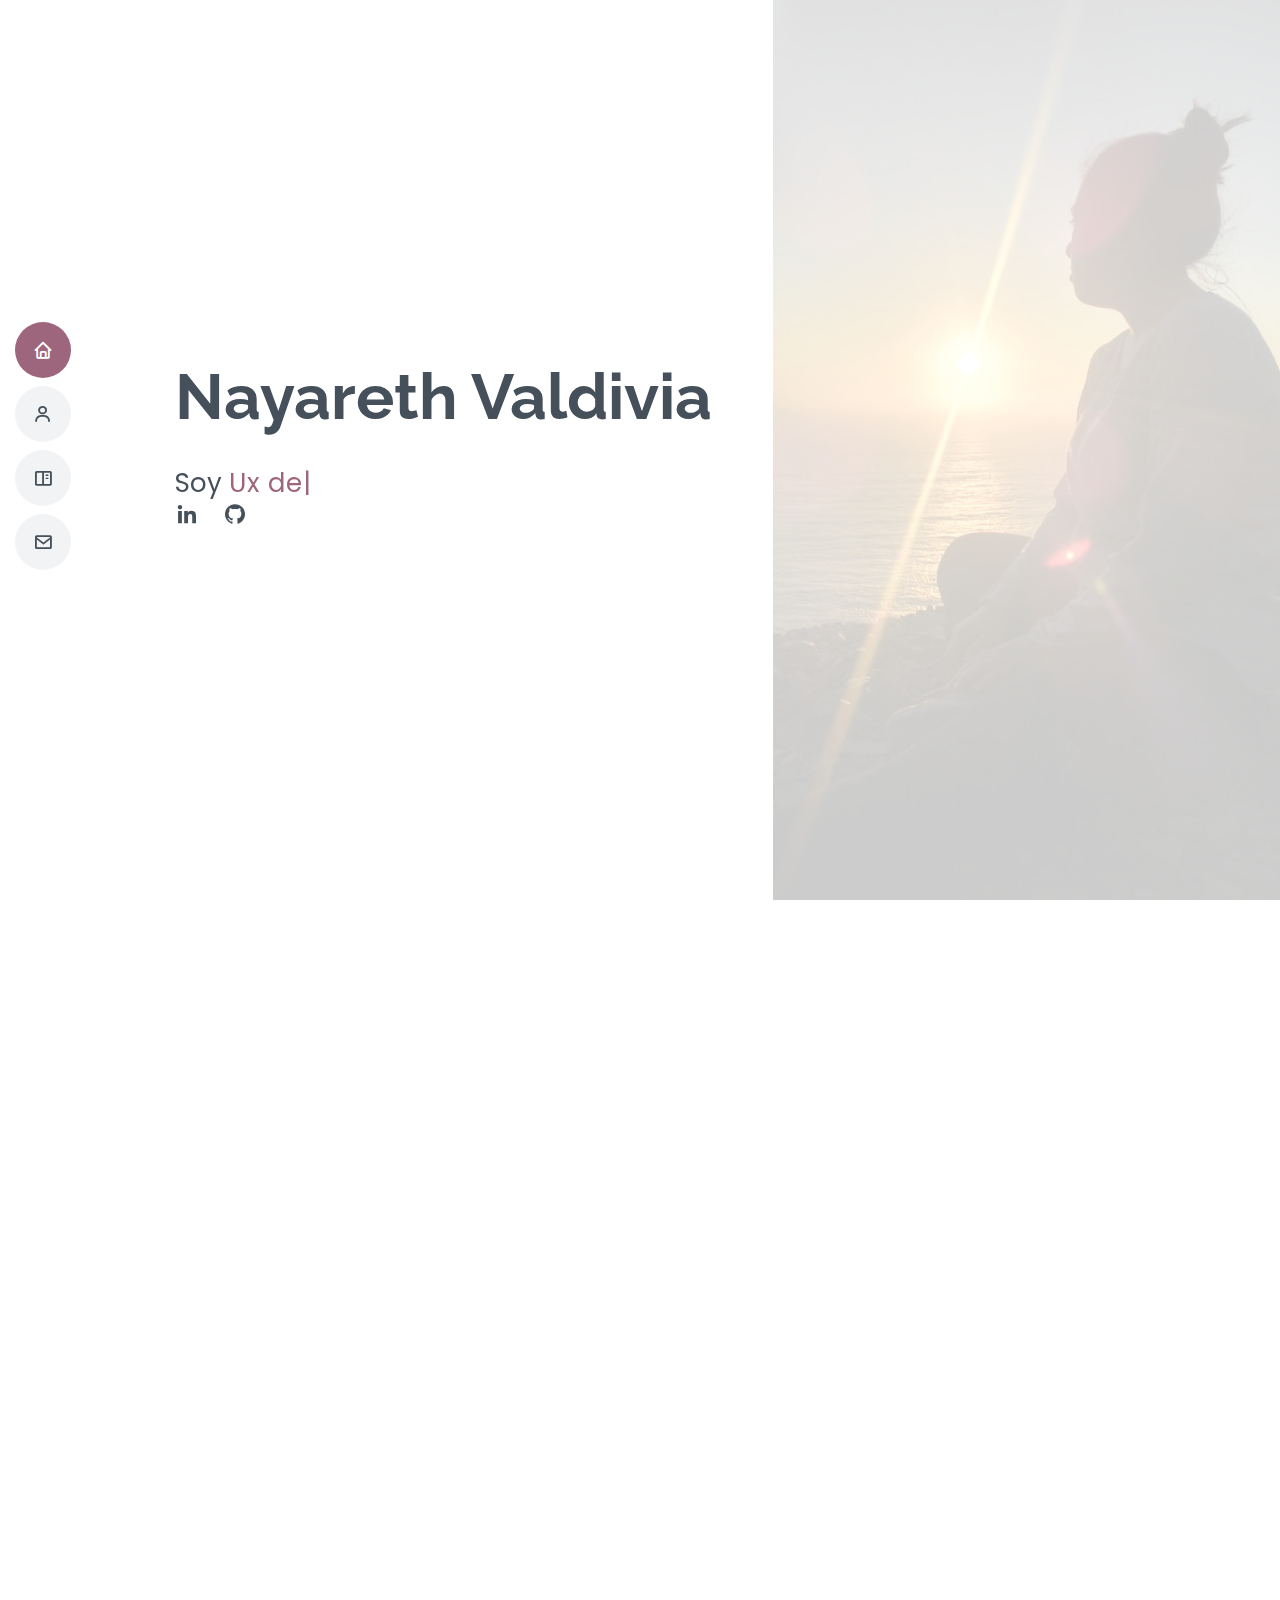
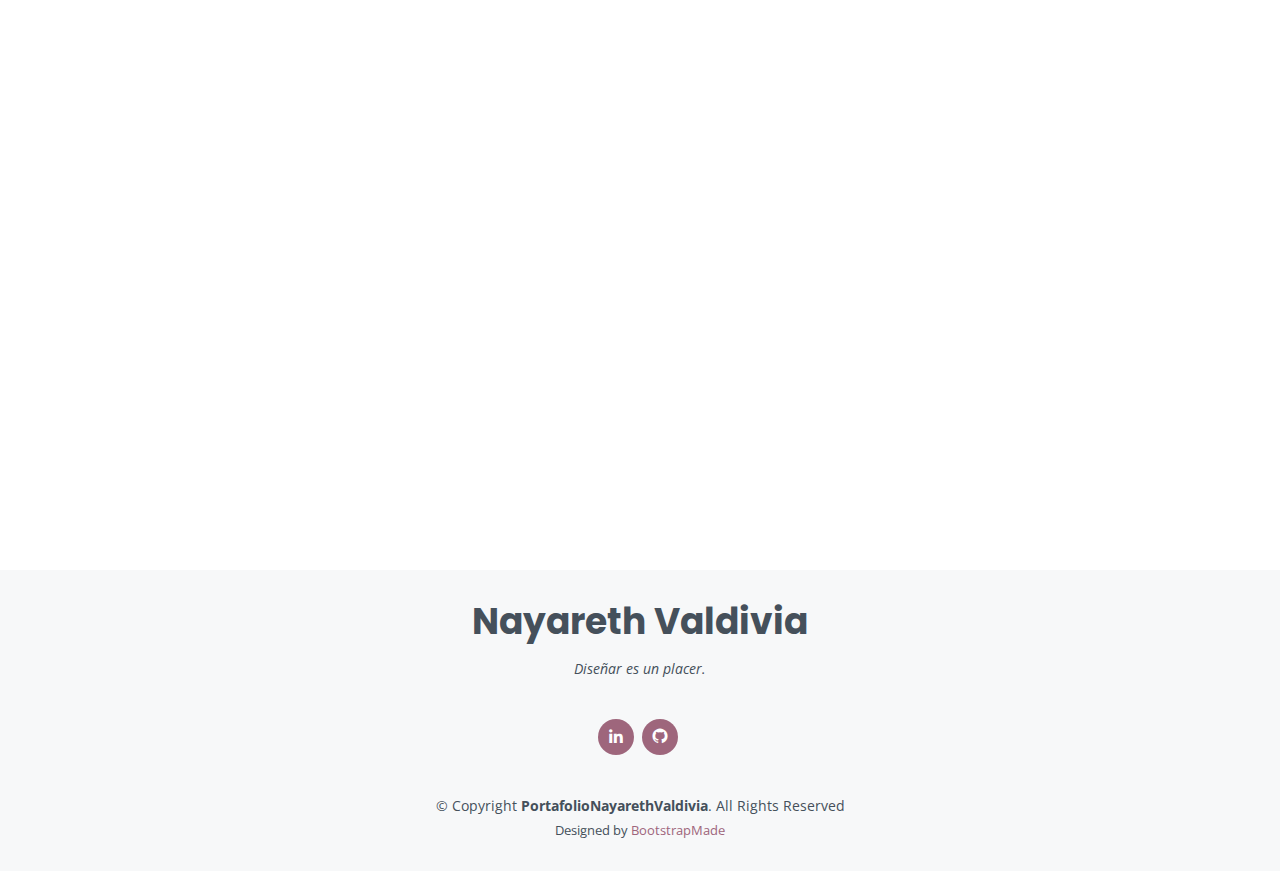
<file: index.html>
<!DOCTYPE html>
<html lang="en">

<head>
  <meta charset="utf-8">
  <meta content="width=device-width, initial-scale=1.0" name="viewport">

  <title>Portafolio Nayareth</title>
  <meta content="" name="descriptison">
  <meta content="" name="keywords">

  <!-- Favicons -->
  <link href="assets/img/icons8-circled-n-100.png" rel="icon">
  <link href="assets/img/icons8-circled-n-100.png" rel="icon">

  <!-- Google Fonts -->
  <link href="https://fonts.googleapis.com/css?family=Open+Sans:300,300i,400,400i,600,600i,700,700i|Raleway:300,300i,400,400i,500,500i,600,600i,700,700i|Poppins:300,300i,400,400i,500,500i,600,600i,700,700i" rel="stylesheet">

  <!-- Vendor CSS Files -->
  <link href="assets/vendor/bootstrap/css/bootstrap.min.css" rel="stylesheet">
  <link href="assets/vendor/icofont/icofont.min.css" rel="stylesheet">
  <link href="assets/vendor/boxicons/css/boxicons.min.css" rel="stylesheet">
  <link href="assets/vendor/venobox/venobox.css" rel="stylesheet">
  <link href="assets/vendor/owl.carousel/assets/owl.carousel.min.css" rel="stylesheet">
  <link href="assets/vendor/aos/aos.css" rel="stylesheet">

  <!-- Template Main CSS File -->
  <link href="assets/css/style.css" rel="stylesheet">

  <!-- =======================================================
  * Template Name: MyResume - v2.1.0
  * Template URL: https://bootstrapmade.com/free-html-bootstrap-template-my-resume/
  * Author: BootstrapMade.com
  * License: https://bootstrapmade.com/license/
  ======================================================== -->
</head>

<body>

  <!-- ======= Mobile nav toggle button ======= -->
  <button type="button" class="mobile-nav-toggle d-xl-none"><i class="icofont-navigation-menu"></i></button>

  <!-- ======= Header ======= -->
  <header id="header" class="d-flex flex-column justify-content-center">

    <nav class="nav-menu">
      <ul>
        <li class="active"><a href="#hero"><i class="bx bx-home"></i> <span>Inicio</span></a></li>
        <li><a href="#about"><i class="bx bx-user"></i> <span>Sobre Mí</span></a></li>
        <!--<li><a href="#resume"><i class="bx bx-file-blank"></i> <span>Resume</span></a></li> -->
        <li><a href="#portfolio"><i class="bx bx-book-content"></i> <span>Proyectos</span></a></li>
        <!--<li><a href="#services"><i class="bx bx-server"></i> <span>Services</span></a></li>-->
        <li><a href="#contact"><i class="bx bx-envelope"></i> <span>Contacto</span></a></li>
      </ul>
    </nav><!-- .nav-menu -->

  </header><!-- End Header -->

  <!-- ======= Hero Section ======= -->
  <section id="hero" class="d-flex flex-column justify-content-center">
    <div class="container" data-aos="zoom-in" data-aos-delay="100">
      <h1>Nayareth Valdivia</h1>
      <br>
      
      <p>Soy <span class="typed" data-typed-items="Ux designer, Entusiasta, Feliz"></span></p>
      <class class="social-links">
        <a href="https://www.linkedin.com/in/nayarethvaldiviaaraya/" class="linkedin"><i class="bx bxl-linkedin"></i></a>
        <a href="https://github.com/NayaFer" class="linkedin"><i class="bx bxl-github"></i></a>
        
        
      </div>
    </div>
  </section><!-- End Hero -->

  <main id="main">

    <!-- ======= About Section ======= -->
    <section id="about" class="about">
      <div class="container" data-aos="fade-up">

        <div class="section-title">
          <h2>Sobre Mí</h2>
          <p>Me encanta diseñar experiencias inspiradas en los usuarios y sus necesidades.  </p>
        </div>

        <div class="row">
          <div class="col-lg-4">
            <img src="assets/img/perfil.JPG" class="img-fluid" alt="">
          </div>
          <div class="col-lg-8 pt-4 pt-lg-0 content">
            <h3>UX Designer.</h3>
            <p class="font-italic">
              Me desenvuelvo con Metodologías Ágiles para realizar los desafíos que se me presentan, desde una buena investigación hasta el prototipado.
            </p>
            <div class="row">
              <div class="col-lg-6">
                <ul>
                  
                  
                   <li><i class="icofont-rounded-right"></i> <strong>Edad:</strong> 29 años</li>
                  <li><i class="icofont-rounded-right"></i> <strong>Ciudad:</strong> Machalí,CL</li>
                </ul>
              </div>
              <div class="col-lg-6">
                <ul>
                  
                  <li><i class="icofont-rounded-right"></i> <strong>Grado:</strong> Junior</li>
                  
                  <li><i class="icofont-rounded-right"></i> <strong>Disponibilidad:</strong> Inmediata</li>
                </ul>
              </div>
            </div>
            <p>
              Soy una mujer que decidió darle una vuelta a su vida y realizarme en el área
              tecnológica, trayendo conmigo las
              habilidades que me dejo la pedagogía.<br>Me
gusta trabajar en equipos, amante de los
deportes y disfruto de una buena
conversación. <br>Mi objetivo es consolidarme
profesionalmente en una empresa donde me
permita oportunidades de aprendizaje y
donde yo pueda generarle un valor a la
organización.

<br><br><br><br> <strong>Mi Curriculum</strong> <a href="https://drive.google.com/file/d/1JmjWen8TAQ5ZS842f7kgy3cYjdMvCkkc/view?usp=sharing" class="linkedin"><i class="bx bx-download"></i></a>
            </p>
          </div>
        </div>
        
      </div>
    </section><!-- End About Section -->

    <!-- ======= Facts Section ======= -->
    <section id="facts" class="facts">
      <div class="container" data-aos="fade-up">

        <div class="section-title">
          <h2>MIS HABILIDADES</h2>
          <p>Tanto las destrezas técnicas y blandas son clave para desenvolverse para lograr un proyecto exitoso, sacando provecho para generar las mejores ideas y soluciones.</p>
        </div>

        <div class="row">

          <div class="col-lg-3 col-md-6">
            <div class="count-box">
              <i class="icofont-simple-smile"></i>
              <!--<span data-toggle="counter-up">Empatía</span> -->
              <p>Empatía</p>
            </div>
          </div>

          <div class="col-lg-3 col-md-6 mt-5 mt-md-0">
            <div class="count-box">
              <i class="icofont-investigation"></i>
              <!--<span data-toggle="counter-up">521</span> -->
              <p>Investigación</p>
            </div>
          </div>

          <div class="col-lg-3 col-md-6 mt-5 mt-lg-0">
            <div class="count-box">
              <i class="icofont-laptop"></i>
              <!--<span data-toggle="counter-up">1,463</span>-->
              <p>Diseño Visual</p>
            </div>
          </div>

          <div class="col-lg-3 col-md-6 mt-5 mt-lg-0">
            <div class="count-box">
              <i class="icofont-users-alt-5"></i>
              <!--<span data-toggle="counter-up">15</span>-->
              <p>Trabajo en equipo</p>
            </div>
          </div>

        </div>

      </div>
    </section><!-- End Facts Section -->
   <!-- ======= Testimonials Section ======= -->
   <section id="testimonials" class="testimonials section-bg">
    <div class="container" data-aos="fade-up">

      <div class="section-title">
        <h2>HERRAMIENTAS</h2>
      </div>

      <div class="owl-carousel testimonials-carousel" data-aos="zoom-in" data-aos-delay="1000">

       <div class="testimonial-item">
          <img src="assets/img/testimonials/figma.png" class="testimonial-img" alt="">
          
          
          <!--<p>
            <i class="bx bxs-quote-alt-left quote-icon-left"></i>
            Proin iaculis purus consequat sem cure digni ssim donec porttitora entum suscipit rhoncus. Accusantium quam, ultricies eget id, aliquam eget nibh et. Maecen aliquam, risus at semper.
            <i class="bx bxs-quote-alt-right quote-icon-right"></i>
          </p>-->
        </div>


        <div class="testimonial-item">
          <img src="assets/img/testimonials/descarga 1 (1).png" class="testimonial-img" alt="">
          <!--<<h3>Sara Wilsson</h3>
          <h4>Designer</h4>
          <p>
            <i class="bx bxs-quote-alt-left quote-icon-left"></i>
            Export tempor illum tamen malis malis eram quae irure esse labore quem cillum quid cillum eram malis quorum velit fore eram velit sunt aliqua noster fugiat irure amet legam anim culpa.
            <i class="bx bxs-quote-alt-right quote-icon-right"></i>
          </p>-->
        </div>

        <div class="testimonial-item">
          <img src="assets/img/testimonials/ai.png" class="testimonial-img" alt="">
         <!-- <h3>Jena Karlis</h3>
          <h4>Store Owner</h4>
          <p>
            <i class="bx bxs-quote-alt-left quote-icon-left"></i>
            Enim nisi quem export duis labore cillum quae magna enim sint quorum nulla quem veniam duis minim tempor labore quem eram duis noster aute amet eram fore quis sint minim.
            <i class="bx bxs-quote-alt-right quote-icon-right"></i>
          </p> -->
        </div>

        <div class="testimonial-item">
          <img src="assets/img/testimonials/xd.png" class="testimonial-img" alt="">
         <!-- <h3>Matt Brandon</h3>
          <h4>Freelancer</h4>
          <p>
            <i class="bx bxs-quote-alt-left quote-icon-left"></i>
            Fugiat enim eram quae cillum dolore dolor amet nulla culpa multos export minim fugiat minim velit minim dolor enim duis veniam ipsum anim magna sunt elit fore quem dolore labore illum veniam.
            <i class="bx bxs-quote-alt-right quote-icon-right"></i>
          </p>-->
        </div>

        <div class="testimonial-item">
          <img src="assets/img/testimonials/git.png" class="testimonial-img" alt="">
         <!-- <h3>John Larson</h3>
          <h4>Entrepreneur</h4>
          <p>
            <i class="bx bxs-quote-alt-left quote-icon-left"></i>
            Quis quorum aliqua sint quem legam fore sunt eram irure aliqua veniam tempor noster veniam enim culpa labore duis sunt culpa nulla illum cillum fugiat legam esse veniam culpa fore nisi cillum quid.
            <i class="bx bxs-quote-alt-right quote-icon-right"></i>
          </p> -->
        </div>

      </div>

    </div>
  </section><!-- End Testimonials Section -->

    <!-- ======= Skills Section ======= -->
   <!-- <section id="skills" class="skills section-bg">
      <div class="container" data-aos="fade-up">

        <div class="section-title">
          <h2>HERRAMIENTAS</h2>
          <p></p>
        </div>

        <div class="row skills-content">

          <div class="col-lg-6">

            <div class="progress">
              <span class="skill">Figma<i class="val">100%</i></span>
              <div class="progress-bar-wrap">
                <div class="progress-bar" role="progressbar" aria-valuenow="100" aria-valuemin="0" aria-valuemax="100"></div>
              </div>
            </div>

            <div class="progress">
              <span class="skill">Illustrator <i class="val">50%</i></span>
              <div class="progress-bar-wrap">
                <div class="progress-bar" role="progressbar" aria-valuenow="50" aria-valuemin="0" aria-valuemax="100"></div>
              </div>
            </div>

            <div class="progress">
              <span class="skill">Invision <i class="val">75%</i></span>
              <div class="progress-bar-wrap">
                <div class="progress-bar" role="progressbar" aria-valuenow="75" aria-valuemin="0" aria-valuemax="100"></div>
              </div>
            </div>

          </div>

          <div class="col-lg-6">

            <div class="progress">
              <span class="skill">Github<i class="val">70%</i></span>
              <div class="progress-bar-wrap">
                <div class="progress-bar" role="progressbar" aria-valuenow="70" aria-valuemin="0" aria-valuemax="100"></div>
              </div>
            </div>

            <div class="progress">
              <span class="skill">HTML/CSS <i class="val">80%</i></span>
              <div class="progress-bar-wrap">
                <div class="progress-bar" role="progressbar" aria-valuenow="80" aria-valuemin="0" aria-valuemax="100"></div>
              </div>
            </div>

            <div class="progress">
              <span class="skill">Visual Studio <i class="val">90%</i></span>
              <div class="progress-bar-wrap">
                <div class="progress-bar" role="progressbar" aria-valuenow="90" aria-valuemin="0" aria-valuemax="100"></div>
              </div>
            </div>

          </div>

        </div>

      </div>
    </section> --><!-- End Skills Section -->

    <!-- ======= Resume Section ======= -->
   <!--<section id="resume" class="resume">
      <div class="container" data-aos="fade-up">

        <div class="section-title">
          <h2>Resume</h2>
          <p>Magnam dolores commodi suscipit. Necessitatibus eius consequatur ex aliquid fuga eum quidem. Sit sint consectetur velit. Quisquam quos quisquam cupiditate. Et nemo qui impedit suscipit alias ea. Quia fugiat sit in iste officiis commodi quidem hic quas.</p>
        </div>

        <div class="row">
          <div class="col-lg-6">
            <h3 class="resume-title">Sumary</h3>
            <div class="resume-item pb-0">
              <h4>Brandon Johnson</h4>
              <p><em>Innovative and deadline-driven Graphic Designer with 3+ years of experience designing and developing user-centered digital/print marketing material from initial concept to final, polished deliverable.</em></p>
              <ul>
                <li>Portland par 127,Orlando, FL</li>
                <li>(123) 456-7891</li>
                <li>alice.barkley@example.com</li>
              </ul>
            </div>

            <h3 class="resume-title">Education</h3>
            <div class="resume-item">
              <h4>Master of Fine Arts &amp; Graphic Design</h4>
              <h5>2015 - 2016</h5>
              <p><em>Rochester Institute of Technology, Rochester, NY</em></p>
              <p>Qui deserunt veniam. Et sed aliquam labore tempore sed quisquam iusto autem sit. Ea vero voluptatum qui ut dignissimos deleniti nerada porti sand markend</p>
            </div>
            <div class="resume-item">
              <h4>Bachelor of Fine Arts &amp; Graphic Design</h4>
              <h5>2010 - 2014</h5>
              <p><em>Rochester Institute of Technology, Rochester, NY</em></p>
              <p>Quia nobis sequi est occaecati aut. Repudiandae et iusto quae reiciendis et quis Eius vel ratione eius unde vitae rerum voluptates asperiores voluptatem Earum molestiae consequatur neque etlon sader mart dila</p>
            </div>
          </div>
          <div class="col-lg-6">
            <h3 class="resume-title">Professional Experience</h3>
            <div class="resume-item">
              <h4>Senior graphic design specialist</h4>
              <h5>2019 - Present</h5>
              <p><em>Experion, New York, NY </em></p>
              <ul>
                <li>Lead in the design, development, and implementation of the graphic, layout, and production communication materials</li>
                <li>Delegate tasks to the 7 members of the design team and provide counsel on all aspects of the project. </li>
                <li>Supervise the assessment of all graphic materials in order to ensure quality and accuracy of the design</li>
                <li>Oversee the efficient use of production project budgets ranging from $2,000 - $25,000</li>
              </ul>
            </div>
            <div class="resume-item">
              <h4>Graphic design specialist</h4>
              <h5>2017 - 2018</h5>
              <p><em>Stepping Stone Advertising, New York, NY</em></p>
              <ul>
                <li>Developed numerous marketing programs (logos, brochures,infographics, presentations, and advertisements).</li>
                <li>Managed up to 5 projects or tasks at a given time while under pressure</li>
                <li>Recommended and consulted with clients on the most appropriate graphic design</li>
                <li>Created 4+ design presentations and proposals a month for clients and account managers</li>
              </ul>
            </div>
          </div>
        </div>

      </div>
    </section> <!-- End Resume Section -->

    <!-- ======= Portfolio Section ======= -->
    <section id="portfolio" class="portfolio section-bg">
      <div class="container" data-aos="fade-up">

        <div class="section-title">
          <h2>PROYECTOS</h2>
          <p></p>
        </div>

        <div class="row">
          <div class="col-lg-12 d-flex justify-content-center" data-aos="fade-up" data-aos-delay="100">
            <ul id="portfolio-flters">
              <li data-filter="*" class="filter-active">Todos</li>
              <li data-filter=".filter-ux">Ux</li>
              <li data-filter=".filter-front">Front-End</li>
             <!-- <li data-filter=".filter-web">Front-end</li> -->
            </ul>
          </div>
        </div>

        <div class="row portfolio-container" data-aos="fade-up" data-aos-delay="200">

          <div class="col-lg-4 col-md-6 portfolio-item filter-ux">
            <div class="portfolio-wrap">
              <img src="assets/img/portfolio/hackaton.jpg" class="img-fluid" alt="">
              <div class="portfolio-info">
                <h4>Diseño Web</h4>
                <p>hackaton</p>
                <div class="portfolio-links">
                 <!-- <a href="assets/img/portfolio/hackaton.jpg" data-gall="portfolioGallery" class="venobox" title="Hackaton"><i class="bx bx-plus"></i></a> -->
                  <a href="portfolio-details.html" data-gall="portfolioDetailsGallery" data-vbtype="iframe" class="venobox" title="Detalle Proyecto"><i class="bx bx-link"></i></a>
                </div>
              </div>
            </div>
          </div>

          <div class="col-lg-4 col-md-6 portfolio-item filter-ux">
            <div class="portfolio-wrap">
              <img src="assets/img/portfolio/redAsech.jpg" class="img-fluid" alt="">
              <div class="portfolio-info">
                <h4>Diseño Red Asech</h4>
                <p>Asech</p>
                <div class="portfolio-links">
                 <!-- <a href="assets/img/portfolio/redAsech.jpg" data-gall="portfolioGallery" class="venobox" title="Red Asech"><i class="bx bx-plus"></i></a> -->
                  <a href="redasech.html" data-gall="portfolioDetailsGallery" data-vbtype="iframe" class="venobox" title="Detalle Proyecto"><i class="bx bx-link"></i></a>
                </div>
              </div>
            </div>
          </div>

          <div class="col-lg-4 col-md-6 portfolio-item filter-ux">
            <div class="portfolio-wrap">
              <img src="assets/img/portfolio/PielCanela.jpg" class="img-fluid" alt="">
              <div class="portfolio-info">
                <h4>Re-Diseño Web</h4>
                <p>Piel Canela</p>
                <div class="portfolio-links">
                 <!-- <a href="assets/img/portfolio/PielCanela.jpg" data-gall="portfolioGallery" class="venobox" title="Piel Canela"><i class="bx bx-plus"></i></a> -->
                  <a href="PielCanela.html" data-gall="portfolioDetailsGallery" data-vbtype="iframe" class="venobox" title="Detalle Proyecto"><i class="bx bx-link"></i></a>
                </div>
              </div>
            </div>
          </div>

          <div class="col-lg-4 col-md-6 portfolio-item filter-front">
            <div class="portfolio-wrap">
              <img src="assets/img/portfolio/harry.jpg" class="img-fluid" alt="">
              <div class="portfolio-info">
                <h4>Web Data  </h4>
                <p>Temática Harry Potter</p>
                <div class="portfolio-links">
                 <!-- <a href="assets/img/portfolio/harry.jpg" data-gall="portfolioGallery" class="venobox" title="Data Harry"><i class="bx bx-plus"></i></a> -->
                  <a href="harry.html" data-gall="portfolioDetailsGallery" data-vbtype="iframe" class="venobox" title="Detalle Proyecto"><i class="bx bx-link"></i></a>
                </div>
              </div>
            </div>
          </div>

          <div class="col-lg-4 col-md-6 portfolio-item filter-ux">
            <div class="portfolio-wrap">
              <img src="assets/img/portfolio/beeok.jpg" class="img-fluid" alt="">
              <div class="portfolio-info">
                <h4>Re-Diseño Plataforma </h4>
                <p>Beeok</p>
                <div class="portfolio-links">
                 <!-- <a href="assets/img/portfolio/beeok.jpg" data-gall="portfolioGallery" class="venobox" title="Beeok"><i class="bx bx-plus"></i></a> -->
                  <a href="Beeok.html" data-gall="portfolioDetailsGallery" data-vbtype="iframe" class="venobox" title="Detalle Proyecto"><i class="bx bx-link"></i></a>
                </div>
              </div>
            </div>
          </div>

          <div class="col-lg-4 col-md-6 portfolio-item filter-ux">
            <div class="portfolio-wrap">
              <img src="assets/img/portfolio/cemcem.jpg" class="img-fluid" alt="">
              <div class="portfolio-info">
                <h4>Re-Diseño Web</h4>
                <p>CEM</p>
                <div class="portfolio-links">
                 <!-- <a href="assets/img/portfolio/cemcem.jpg" data-gall="portfolioGallery" class="venobox" title="Cem"><i class="bx bx-plus"></i></a> -->
                  <a href="Cem.html" data-gall="portfolioDetailsGallery" data-vbtype="iframe" class="venobox" title="Detalle Proyecto"><i class="bx bx-link"></i></a>
                </div>
              </div>
            </div>
          </div>
          <!--   
          <div class="col-lg-4 col-md-6 portfolio-item filter-card">
            <div class="portfolio-wrap">
              <img src="assets/img/portfolio/portfolio-7.jpg" class="img-fluid" alt="">
              <div class="portfolio-info">
                <h4>Card 1</h4>
                <p>Card</p>
                <div class="portfolio-links">
                  <a href="assets/img/portfolio/portfolio-7.jpg" data-gall="portfolioGallery" class="venobox" title="Card 1"><i class="bx bx-plus"></i></a>
                  <a href="portfolio-details.html" data-gall="portfolioDetailsGallery" data-vbtype="iframe" class="venobox" title="Portfolio Details"><i class="bx bx-link"></i></a>
                </div>
              </div>
            </div>
          </div> -->
           <!--
          <div class="col-lg-4 col-md-6 portfolio-item filter-card">
            <div class="portfolio-wrap">
              <img src="assets/img/portfolio/portfolio-8.jpg" class="img-fluid" alt="">
              <div class="portfolio-info">
                <h4>Card 3</h4>
                <p>Card</p>
                <div class="portfolio-links">
                  <a href="assets/img/portfolio/portfolio-8.jpg" data-gall="portfolioGallery" class="venobox" title="Card 3"><i class="bx bx-plus"></i></a>
                  <a href="portfolio-details.html" data-gall="portfolioDetailsGallery" data-vbtype="iframe" class="venobox" title="Portfolio Details"><i class="bx bx-link"></i></a>
                </div>
              </div>
            </div>
          </div>
        -->
        <!--
          <div class="col-lg-4 col-md-6 portfolio-item filter-web">
            <div class="portfolio-wrap">
              <img src="assets/img/portfolio/portfolio-9.jpg" class="img-fluid" alt="">
              <div class="portfolio-info">
                <h4>Web 3</h4>
                <p>Web</p>
                <div class="portfolio-links">
                  <a href="assets/img/portfolio/portfolio-9.jpg" data-gall="portfolioGallery" class="venobox" title="Web 3"><i class="bx bx-plus"></i></a>
                  <a href="portfolio-details.html" data-gall="portfolioDetailsGallery" data-vbtype="iframe" class="venobox" title="Portfolio Details"><i class="bx bx-link"></i></a>
                </div>
              </div>
            </div>
          </div> 
        -->
        </div>

      </div> 
    </section>  <!-- End Portfolio Section -->
  

    <!-- ======= Services Section ======= -->
    <!--<section id="services" class="services">
      <div class="container" data-aos="fade-up">

        <div class="section-title">
          <h2>Services</h2>
          <p>Magnam dolores commodi suscipit. Necessitatibus eius consequatur ex aliquid fuga eum quidem. Sit sint consectetur velit. Quisquam quos quisquam cupiditate. Et nemo qui impedit suscipit alias ea. Quia fugiat sit in iste officiis commodi quidem hic quas.</p>
        </div>

        <div class="row">

          <div class="col-lg-4 col-md-6 d-flex align-items-stretch" data-aos="zoom-in" data-aos-delay="100">
            <div class="icon-box iconbox-blue">
              <div class="icon">
                <svg width="100" height="100" viewBox="0 0 600 600" xmlns="http://www.w3.org/2000/svg">
                  <path stroke="none" stroke-width="0" fill="#f5f5f5" d="M300,521.0016835830174C376.1290562159157,517.8887921683347,466.0731472004068,529.7835943286574,510.70327084640275,468.03025145048787C554.3714126377745,407.6079735673963,508.03601936045806,328.9844924480964,491.2728898941984,256.3432110539036C474.5976632858925,184.082847569629,479.9380746630129,96.60480741107993,416.23090153303,58.64404602377083C348.86323505073057,18.502131276798302,261.93793281208167,40.57373210992963,193.5410806939664,78.93577620505333C130.42746243093433,114.334589627462,98.30271207620316,179.96522072025542,76.75703585869454,249.04625023123273C51.97151888228291,328.5150500222984,13.704378332031375,421.85034740162234,66.52175969318436,486.19268352777647C119.04800174914682,550.1803526380478,217.28368757567262,524.383925680826,300,521.0016835830174"></path>
                </svg>
                <i class="bx bxl-dribbble"></i>
              </div>
              <h4><a href="">Lorem Ipsum</a></h4>
              <p>Voluptatum deleniti atque corrupti quos dolores et quas molestias excepturi</p>
            </div>
          </div>

          <div class="col-lg-4 col-md-6 d-flex align-items-stretch mt-4 mt-md-0" data-aos="zoom-in" data-aos-delay="200">
            <div class="icon-box iconbox-orange ">
              <div class="icon">
                <svg width="100" height="100" viewBox="0 0 600 600" xmlns="http://www.w3.org/2000/svg">
                  <path stroke="none" stroke-width="0" fill="#f5f5f5" d="M300,582.0697525312426C382.5290701553225,586.8405444964366,449.9789794690241,525.3245884688669,502.5850820975895,461.55621195738473C556.606425686781,396.0723002908107,615.8543463187945,314.28637112970534,586.6730223649479,234.56875336149918C558.9533121215079,158.8439757836574,454.9685369536778,164.00468322053177,381.49747125262974,130.76875717737553C312.15926192815925,99.40240125094834,248.97055460311594,18.661163978235184,179.8680185752513,50.54337015887873C110.5421016452524,82.52863877960104,119.82277516462835,180.83849132639028,109.12597500060166,256.43424936330496C100.08760227029461,320.3096726198365,92.17705696193138,384.0621239912766,124.79988738764834,439.7174275375508C164.83382741302287,508.01625554203684,220.96474134820875,577.5009287672846,300,582.0697525312426"></path>
                </svg>
                <i class="bx bx-file"></i>
              </div>
              <h4><a href="">Sed Perspiciatis</a></h4>
              <p>Duis aute irure dolor in reprehenderit in voluptate velit esse cillum dolore</p>
            </div>
          </div>

          <div class="col-lg-4 col-md-6 d-flex align-items-stretch mt-4 mt-lg-0" data-aos="zoom-in" data-aos-delay="300">
            <div class="icon-box iconbox-pink">
              <div class="icon">
                <svg width="100" height="100" viewBox="0 0 600 600" xmlns="http://www.w3.org/2000/svg">
                  <path stroke="none" stroke-width="0" fill="#f5f5f5" d="M300,541.5067337569781C382.14930387511276,545.0595476570109,479.8736841581634,548.3450877840088,526.4010558755058,480.5488172755941C571.5218469581645,414.80211281144784,517.5187510058486,332.0715597781072,496.52539010469104,255.14436215662573C477.37192572678356,184.95920475031193,473.57363656557914,105.61284051026155,413.0603344069578,65.22779650032875C343.27470386102294,18.654635553484475,251.2091493199835,5.337323636656869,175.0934190732945,40.62881213300186C97.87086631185822,76.43348514350839,51.98124368387456,156.15599469081315,36.44837278890362,239.84606092416172C21.716077023791087,319.22268207091537,43.775223500013084,401.1760424656574,96.891909868211,461.97329694683043C147.22146801428983,519.5804099606455,223.5754009179313,538.201503339737,300,541.5067337569781"></path>
                </svg>
                <i class="bx bx-tachometer"></i>
              </div>
              <h4><a href="">Magni Dolores</a></h4>
              <p>Excepteur sint occaecat cupidatat non proident, sunt in culpa qui officia</p>
            </div>
          </div>

          <div class="col-lg-4 col-md-6 d-flex align-items-stretch mt-4" data-aos="zoom-in" data-aos-delay="100">
            <div class="icon-box iconbox-yellow">
              <div class="icon">
                <svg width="100" height="100" viewBox="0 0 600 600" xmlns="http://www.w3.org/2000/svg">
                  <path stroke="none" stroke-width="0" fill="#f5f5f5" d="M300,503.46388370962813C374.79870501325706,506.71871716319447,464.8034551963731,527.1746412648533,510.4981551193396,467.86667711651364C555.9287308511215,408.9015244558933,512.6030010748507,327.5744911775523,490.211057578863,256.5855673507754C471.097692560561,195.9906835881958,447.69079081568157,138.11976852964426,395.19560036434837,102.3242989838813C329.3053358748298,57.3949838291264,248.02791733380457,8.279543830951368,175.87071277845988,42.242879143198664C103.41431057327972,76.34704239035025,93.79494320519305,170.9812938413882,81.28167332365135,250.07896920659033C70.17666984294237,320.27484674793965,64.84698225790005,396.69656628748305,111.28512138212992,450.4950937839243C156.20124167950087,502.5303643271138,231.32542653798444,500.4755392045468,300,503.46388370962813"></path>
                </svg>
                <i class="bx bx-layer"></i>
              </div>
              <h4><a href="">Nemo Enim</a></h4>
              <p>At vero eos et accusamus et iusto odio dignissimos ducimus qui blanditiis</p>
            </div>
          </div>

          <div class="col-lg-4 col-md-6 d-flex align-items-stretch mt-4" data-aos="zoom-in" data-aos-delay="200">
            <div class="icon-box iconbox-red">
              <div class="icon">
                <svg width="100" height="100" viewBox="0 0 600 600" xmlns="http://www.w3.org/2000/svg">
                  <path stroke="none" stroke-width="0" fill="#f5f5f5" d="M300,532.3542879108572C369.38199826031484,532.3153073249985,429.10787420159085,491.63046689027357,474.5244479745417,439.17860296908856C522.8885846962883,383.3225815378663,569.1668002868075,314.3205725914397,550.7432151929288,242.7694973846089C532.6665558377875,172.5657663291529,456.2379748765914,142.6223662098291,390.3689995646985,112.34683881706744C326.66090330228417,83.06452184765237,258.84405631176094,53.51806209861945,193.32584062364296,78.48882559362697C121.61183558270385,105.82097193414197,62.805066853699245,167.19869350419734,48.57481801355237,242.6138429142374C34.843463184063346,315.3850353017275,76.69343916112496,383.4422959591041,125.22947124332185,439.3748458443577C170.7312796277747,491.8107796887764,230.57421082200815,532.3932930995766,300,532.3542879108572"></path>
                </svg>
                <i class="bx bx-slideshow"></i>
              </div>
              <h4><a href="">Dele Cardo</a></h4>
              <p>Quis consequatur saepe eligendi voluptatem consequatur dolor consequuntur</p>
            </div>
          </div>

          <div class="col-lg-4 col-md-6 d-flex align-items-stretch mt-4" data-aos="zoom-in" data-aos-delay="300">
            <div class="icon-box iconbox-teal">
              <div class="icon">
                <svg width="100" height="100" viewBox="0 0 600 600" xmlns="http://www.w3.org/2000/svg">
                  <path stroke="none" stroke-width="0" fill="#f5f5f5" d="M300,566.797414625762C385.7384707136149,576.1784315230908,478.7894351017131,552.8928747891023,531.9192734346935,484.94944893311C584.6109503024035,417.5663521118492,582.489472248146,322.67544863468447,553.9536738515405,242.03673114598146C529.1557734026468,171.96086150256528,465.24506316201064,127.66468636344209,395.9583748389544,100.7403814666027C334.2173773831606,76.7482773500951,269.4350130405921,84.62216499799875,207.1952322260088,107.2889140133804C132.92018162631612,134.33871894543012,41.79353780512637,160.00259165414826,22.644507872594943,236.69541883565114C3.319112789854554,314.0945973066697,72.72355303640163,379.243833228382,124.04198916343866,440.3218312028393C172.9286146004772,498.5055451809895,224.45579914871206,558.5317968840102,300,566.797414625762"></path>
                </svg>
                <i class="bx bx-arch"></i>
              </div>
              <h4><a href="">Divera Don</a></h4>
              <p>Modi nostrum vel laborum. Porro fugit error sit minus sapiente sit aspernatur</p>
            </div>
          </div>

        </div>

      </div>
    </section><!-- End Services Section -->

            <!-- ======= Testimonials Section ======= -->
   <!-- <section id="testimonials" class="testimonials section-bg">
      <div class="container" data-aos="fade-up">

        <div class="section-title">
          <h2>Testimonials</h2>
        </div>

        <div class="owl-carousel testimonials-carousel" data-aos="zoom-in" data-aos-delay="1000">

         <div class="testimonial-item">
            <img src="assets/img/testimonials/Desktop - 1 (5).png" class="testimonial-img" alt="">
            
            
            <p>
              <i class="bx bxs-quote-alt-left quote-icon-left"></i>
              Proin iaculis purus consequat sem cure digni ssim donec porttitora entum suscipit rhoncus. Accusantium quam, ultricies eget id, aliquam eget nibh et. Maecen aliquam, risus at semper.
              <i class="bx bxs-quote-alt-right quote-icon-right"></i>
            </p>
          </div>


          <div class="testimonial-item">
            <img src="assets/img/testimonials/Desktop - 2 (1).png" class="testimonial-img" alt="">
            <<h3>Sara Wilsson</h3>
            <h4>Designer</h4>
            <p>
              <i class="bx bxs-quote-alt-left quote-icon-left"></i>
              Export tempor illum tamen malis malis eram quae irure esse labore quem cillum quid cillum eram malis quorum velit fore eram velit sunt aliqua noster fugiat irure amet legam anim culpa.
              <i class="bx bxs-quote-alt-right quote-icon-right"></i>
            </p>
          </div>

          <div class="testimonial-item">
            <img src="assets/img/testimonials/testimonials-3.jpg" class="testimonial-img" alt="">
            <h3>Jena Karlis</h3>
            <h4>Store Owner</h4>
            <p>
              <i class="bx bxs-quote-alt-left quote-icon-left"></i>
              Enim nisi quem export duis labore cillum quae magna enim sint quorum nulla quem veniam duis minim tempor labore quem eram duis noster aute amet eram fore quis sint minim.
              <i class="bx bxs-quote-alt-right quote-icon-right"></i>
            </p>
          </div>

          <div class="testimonial-item">
            <img src="assets/img/testimonials/testimonials-4.jpg" class="testimonial-img" alt="">
            <h3>Matt Brandon</h3>
            <h4>Freelancer</h4>
            <p>
              <i class="bx bxs-quote-alt-left quote-icon-left"></i>
              Fugiat enim eram quae cillum dolore dolor amet nulla culpa multos export minim fugiat minim velit minim dolor enim duis veniam ipsum anim magna sunt elit fore quem dolore labore illum veniam.
              <i class="bx bxs-quote-alt-right quote-icon-right"></i>
            </p>
          </div>

          <div class="testimonial-item">
            <img src="assets/img/testimonials/testimonials-5.jpg" class="testimonial-img" alt="">
            <h3>John Larson</h3>
            <h4>Entrepreneur</h4>
            <p>
              <i class="bx bxs-quote-alt-left quote-icon-left"></i>
              Quis quorum aliqua sint quem legam fore sunt eram irure aliqua veniam tempor noster veniam enim culpa labore duis sunt culpa nulla illum cillum fugiat legam esse veniam culpa fore nisi cillum quid.
              <i class="bx bxs-quote-alt-right quote-icon-right"></i>
            </p>
          </div>

        </div>

      </div>
    </section> <!-- End Testimonials Section -->
  
    <!-- ======= Contact Section ======= -->
    <section id="contact" class="contact">
      <div class="container" data-aos="fade-up">

        <div class="section-title">
          <h2>Contacto</h2>
        </div>

        <div class="row mt-1">

          <div class="col-lg-4">
            <div class="info">
              <div class="address">
                <i class="icofont-google-map"></i>
                <h4>Localidad:</h4>
                <p>Chile</p>
              </div>

              <div class="email">
                <i class="icofont-envelope"></i>
                <h4>Email:</h4>
                <p>Naya.-@live.cl</p>
              </div>

              <div class="phone">
                <i class="icofont-phone"></i>
                <h4>Teléfono:</h4>
                <p>+569 77799336</p>
              </div>

            </div>

          </div>

          <div class="col-lg-8 mt-5 mt-lg-0">

            <form action="forms/contact.php" method="post" role="form" class="php-email-form">
              <div class="form-row">
                <div class="col-md-6 form-group">
                  <input type="text" name="name" class="form-control" id="name" placeholder="Nombre" data-rule="minlen:4" data-msg="Please enter at least 4 chars" />
                  <div class="validate"></div>
                </div>
                <div class="col-md-6 form-group">
                  <input type="email" class="form-control" name="email" id="email" placeholder="Email" data-rule="email" data-msg="Please enter a valid email" />
                  <div class="validate"></div>
                </div>
              </div>
              <div class="form-group">
                <input type="text" class="form-control" name="subject" id="subject" placeholder="Asunto" data-rule="minlen:4" data-msg="Please enter at least 8 chars of subject" />
                <div class="validate"></div>
              </div>
              <div class="form-group">
                <textarea class="form-control" name="message" rows="5" data-rule="required" data-msg="Please write something for us" placeholder="Mensaje"></textarea>
                <div class="validate"></div>
              </div>
              <div class="mb-3">
                <div class="loading">Loading</div>
                <div class="error-message"></div>
                <div class="sent-message">Your message has been sent. Thank you!</div>
              </div>
              <div class="text-center"><button type="submit">Enviar Mensaje</button></div>
            </form>

          </div>

        </div>

      </div>
    </section><!-- End Contact Section -->

  </main><!-- End #main -->

  <!-- ======= Footer ======= -->
  <footer id="footer">
    <div class="container">
      <h3>Nayareth Valdivia</h3>
      <p>Diseñar es un placer.</p>
      <div class="social-links">
        <a href="https://www.linkedin.com/in/nayarethvaldiviaaraya/" class="linkedin"><i class="bx bxl-linkedin"></i></a>
        <a href="https://github.com/NayaFer" class="linkedin"><i class="bx bxl-github"></i></a>
        
       
      </div>
      <div class="copyright">
        &copy; Copyright <strong><span>PortafolioNayarethValdivia</span></strong>. All Rights Reserved
      </div>
      <div class="credits">
        <!-- All the links in the footer should remain intact. -->
        <!-- You can delete the links only if you purchased the pro version. -->
        <!-- Licensing information: [license-url] -->
        <!-- Purchase the pro version with working PHP/AJAX contact form: https://bootstrapmade.com/free-html-bootstrap-template-my-resume/ -->
        Designed by <a href="https://bootstrapmade.com/">BootstrapMade</a>
      </div>
    </div>
  </footer><!-- End Footer -->

  <a href="#" class="back-to-top"><i class="bx bx-up-arrow-alt"></i></a>
  <div id="preloader"></div>

  <!-- Vendor JS Files -->
  <script src="assets/vendor/jquery/jquery.min.js"></script>
  <script src="assets/vendor/bootstrap/js/bootstrap.bundle.min.js"></script>
  <script src="assets/vendor/jquery.easing/jquery.easing.min.js"></script>
  <script src="assets/vendor/php-email-form/validate.js"></script>
  <script src="assets/vendor/waypoints/jquery.waypoints.min.js"></script>
  <script src="assets/vendor/counterup/counterup.min.js"></script>
  <script src="assets/vendor/isotope-layout/isotope.pkgd.min.js"></script>
  <script src="assets/vendor/venobox/venobox.min.js"></script>
  <script src="assets/vendor/owl.carousel/owl.carousel.min.js"></script>
  <script src="assets/vendor/typed.js/typed.min.js"></script>
  <script src="assets/vendor/aos/aos.js"></script>

  <!-- Template Main JS File -->
  <script src="assets/js/main.js"></script>

</body>

</html>
</file>
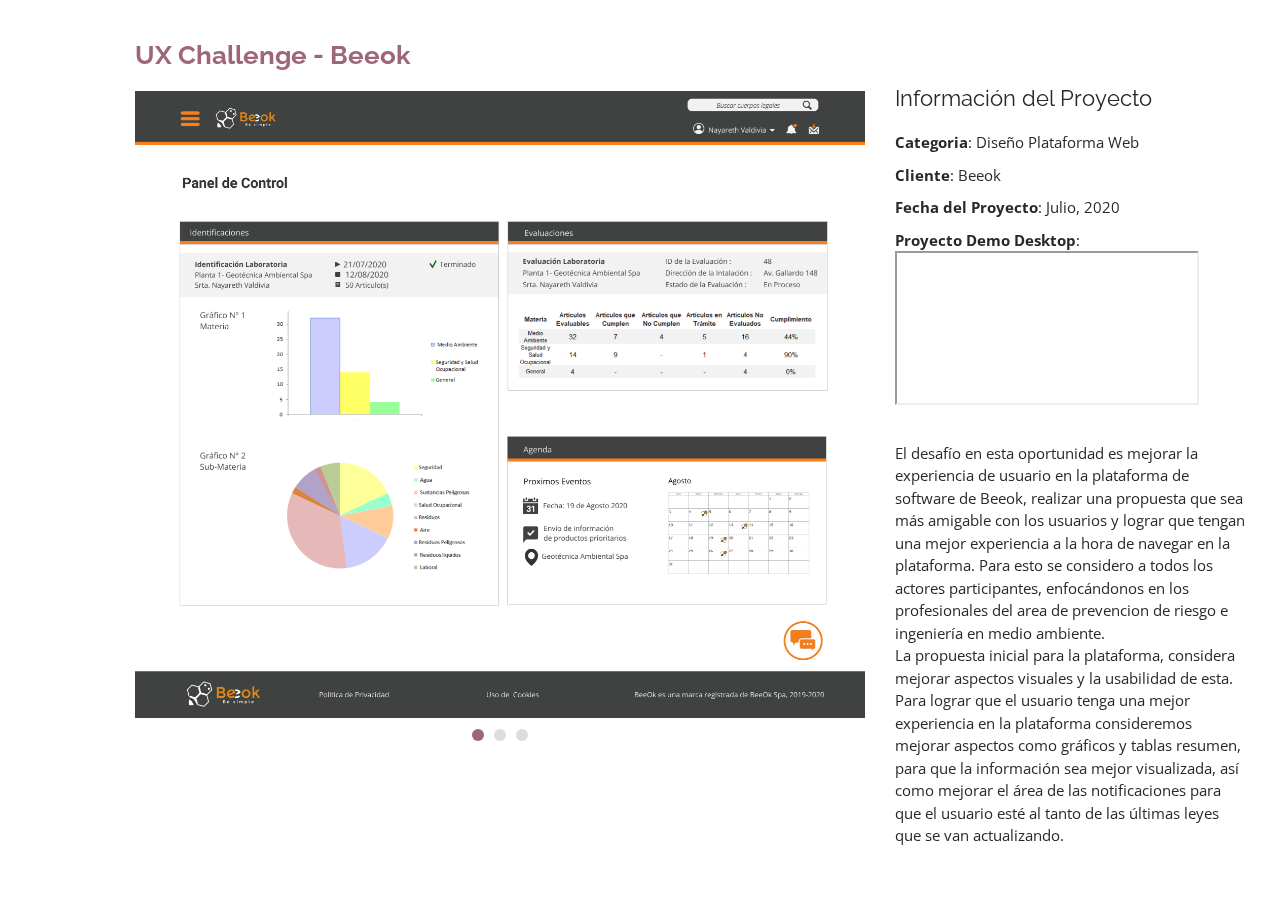
<file: Beeok.html>
<!DOCTYPE html>
<html lang="en">

<head>
  <meta charset="utf-8">
  <meta content="width=device-width, initial-scale=1.0" name="viewport">

  <title>Portfolio Nayareth</title>
  <meta content="" name="descriptison">
  <meta content="" name="keywords">

  <!-- Favicons -->
  <link href="assets/img/favicon.png" rel="icon">
  <link href="assets/img/apple-touch-icon.png" rel="apple-touch-icon">

  <!-- Google Fonts -->
  <link href="https://fonts.googleapis.com/css?family=Open+Sans:300,300i,400,400i,600,600i,700,700i|Raleway:300,300i,400,400i,500,500i,600,600i,700,700i|Poppins:300,300i,400,400i,500,500i,600,600i,700,700i" rel="stylesheet">

  <!-- Vendor CSS Files -->
  <link href="assets/vendor/bootstrap/css/bootstrap.min.css" rel="stylesheet">
  <link href="assets/vendor/icofont/icofont.min.css" rel="stylesheet">
  <link href="assets/vendor/boxicons/css/boxicons.min.css" rel="stylesheet">
  <link href="assets/vendor/venobox/venobox.css" rel="stylesheet">
  <link href="assets/vendor/owl.carousel/assets/owl.carousel.min.css" rel="stylesheet">
  <link href="assets/vendor/aos/aos.css" rel="stylesheet">

  <!-- Template Main CSS File -->
  <link href="assets/css/style.css" rel="stylesheet">

  <!-- =======================================================
  * Template Name: MyResume - v2.1.0
  * Template URL: https://bootstrapmade.com/free-html-bootstrap-template-my-resume/
  * Author: BootstrapMade.com
  * License: https://bootstrapmade.com/license/
  ======================================================== -->
</head>

<body>

  <main id="main">

    <!-- ======= Portfolio Details ======= -->
    <section id="portfolio-details" class="portfolio-details">
      <div class="container" data-aos="fade-up">

        <div class="row">

          <div class="col-lg-8">
            <h2 class="portfolio-title">UX Challenge - Beeok</h2>
            <div class="owl-carousel portfolio-details-carousel">
              <img src="assets/img/portfolio/Panel de Control.png" class="img-fluid" alt="">
              <img src="assets/img/portfolio/Frame 1.png" class="img-fluid" alt="">
              <img src="assets/img/portfolio/Pantalla de Inicio (1).png" class="img-fluid" alt="">
            </div>
          </div>

          <div class="col-lg-4 portfolio-info">
            <h3>Información del Proyecto</h3>
            <ul>
              <li><strong>Categoria</strong>: Diseño Plataforma Web</li>
              <li><strong>Cliente</strong>: Beeok </li>
              <li><strong>Fecha del Proyecto</strong>: Julio, 2020</li>
              <li><strong>Proyecto Demo Desktop</strong>:<iframe   src="https://www.figma.com/embed?embed_host=share&url=https%3A%2F%2Fwww.figma.com%2Fproto%2FvdjFcFYaE04aPLErsAzKYg%2FBEEOK-Copy%3Fnode-id%3D281%253A10%26scaling%3Dmin-zoom&chrome=DOCUMENTATION" ></iframe></a></li>
              
            </ul>

            <p>
              El desafío en esta oportunidad es mejorar la experiencia de usuario en la plataforma de software de Beeok, realizar una propuesta que sea más amigable con los usuarios y lograr que tengan una mejor experiencia a la hora de navegar en la plataforma. Para esto se considero a todos los actores participantes, enfocándonos en los profesionales del area de prevencion de riesgo e ingeniería en medio ambiente.
             <br> La propuesta inicial para la plataforma, considera mejorar aspectos visuales y la usabilidad de esta.<br>
Para lograr que el usuario tenga una mejor experiencia en la plataforma consideremos mejorar aspectos como gráficos y tablas resumen, para que la información sea mejor visualizada, así como mejorar el área de las notificaciones para que el usuario esté al tanto de las últimas leyes que se van actualizando.

            </p>
          </div>

        </div>


        
        

      </div>
    </section><!-- End Portfolio Details -->

  </main><!-- End #main -->

  <a href="#" class="back-to-top"><i class="bx bx-up-arrow-alt"></i></a>
  <div id="preloader"></div>

  <!-- Vendor JS Files -->
  <script src="assets/vendor/jquery/jquery.min.js"></script>
  <script src="assets/vendor/bootstrap/js/bootstrap.bundle.min.js"></script>
  <script src="assets/vendor/jquery.easing/jquery.easing.min.js"></script>
  <script src="assets/vendor/php-email-form/validate.js"></script>
  <script src="assets/vendor/waypoints/jquery.waypoints.min.js"></script>
  <script src="assets/vendor/counterup/counterup.min.js"></script>
  <script src="assets/vendor/isotope-layout/isotope.pkgd.min.js"></script>
  <script src="assets/vendor/venobox/venobox.min.js"></script>
  <script src="assets/vendor/owl.carousel/owl.carousel.min.js"></script>
  <script src="assets/vendor/typed.js/typed.min.js"></script>
  <script src="assets/vendor/aos/aos.js"></script>

  <!-- Template Main JS File -->
  <script src="assets/js/main.js"></script>

</body>

</html>
</file>
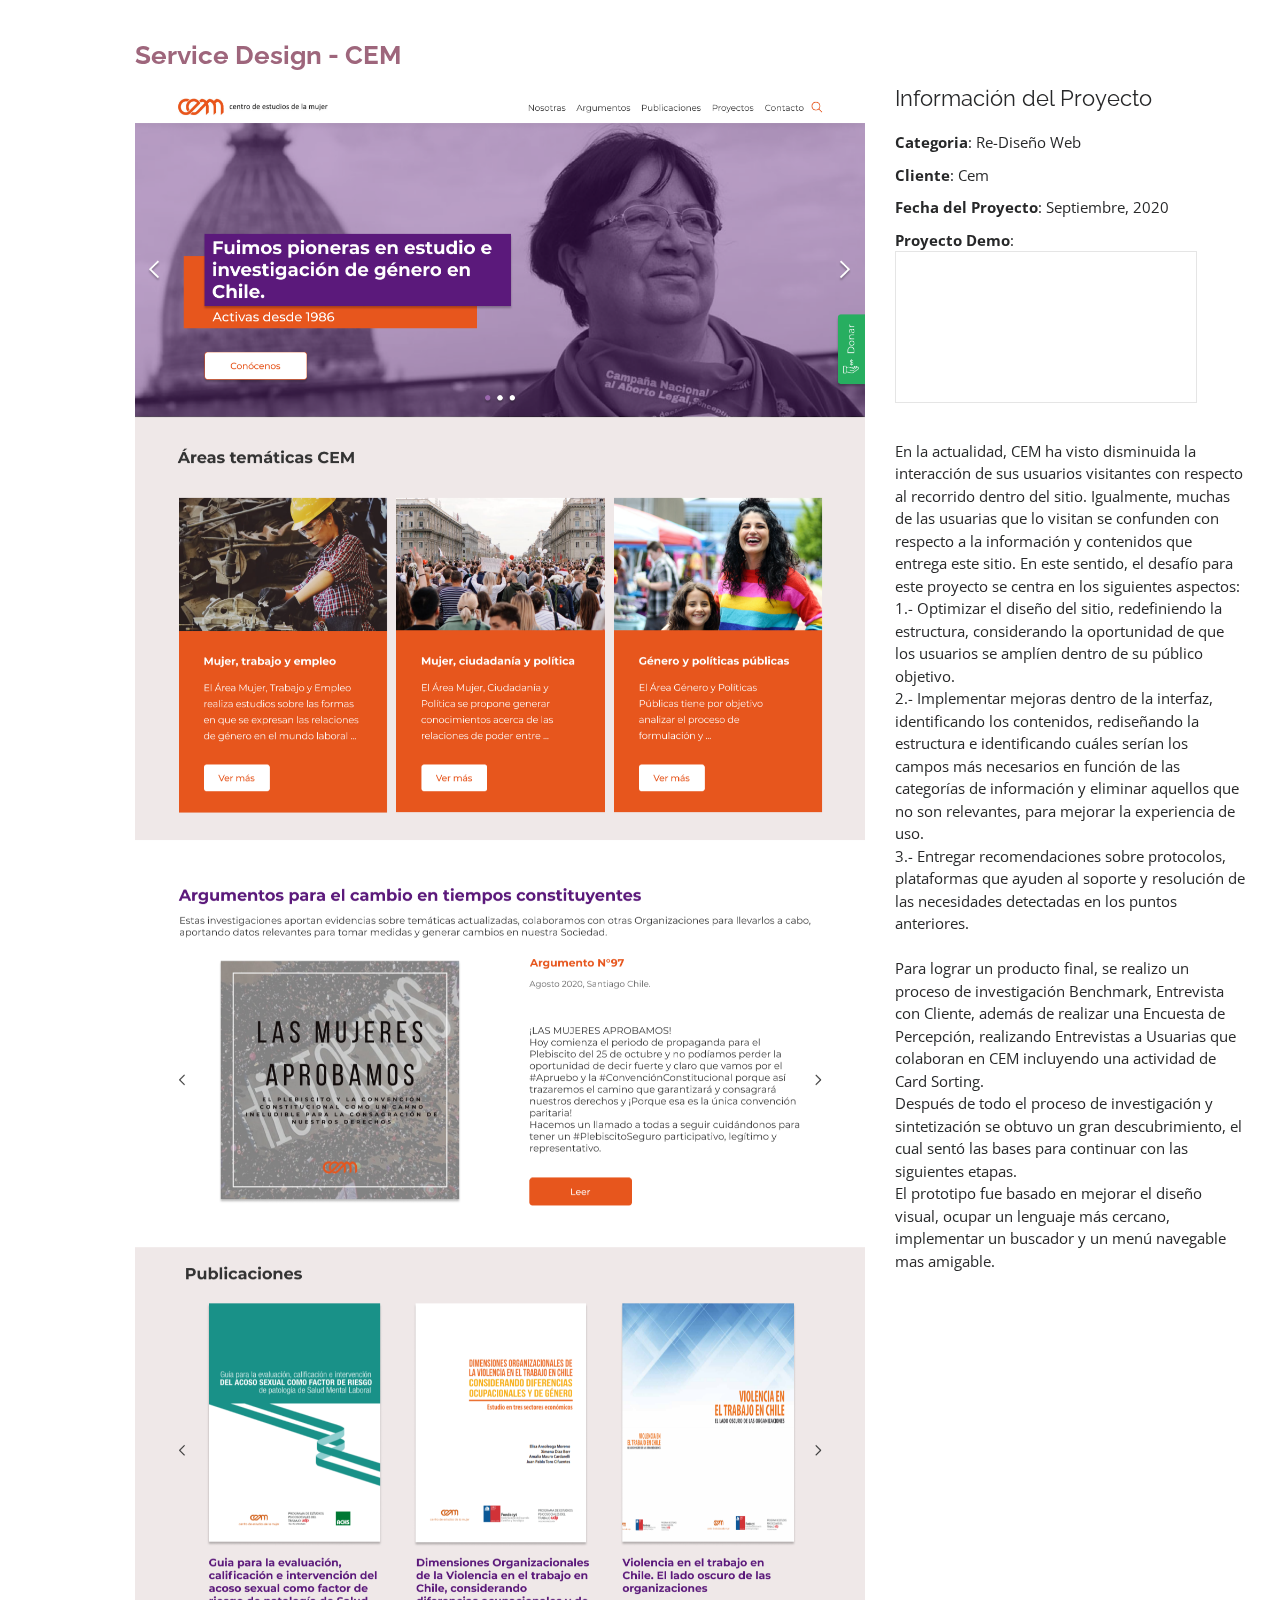
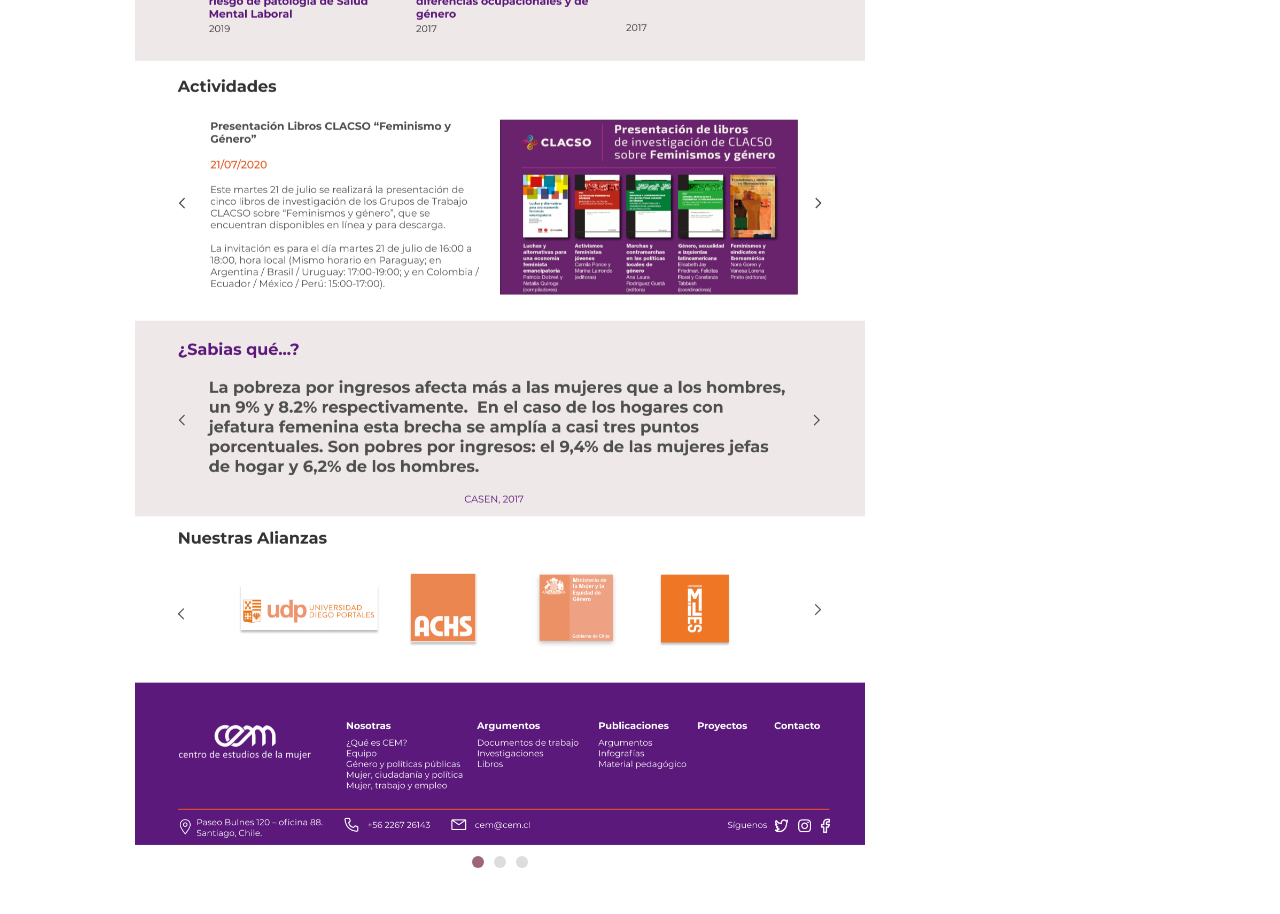
<file: Cem.html>
<!DOCTYPE html>
<html lang="en">

<head>
  <meta charset="utf-8">
  <meta content="width=device-width, initial-scale=1.0" name="viewport">

  <title>Portfolio Nayareth</title>
  <meta content="" name="descriptison">
  <meta content="" name="keywords">

  <!-- Favicons -->
  <link href="assets/img/favicon.png" rel="icon">
  <link href="assets/img/apple-touch-icon.png" rel="apple-touch-icon">

  <!-- Google Fonts -->
  <link href="https://fonts.googleapis.com/css?family=Open+Sans:300,300i,400,400i,600,600i,700,700i|Raleway:300,300i,400,400i,500,500i,600,600i,700,700i|Poppins:300,300i,400,400i,500,500i,600,600i,700,700i" rel="stylesheet">

  <!-- Vendor CSS Files -->
  <link href="assets/vendor/bootstrap/css/bootstrap.min.css" rel="stylesheet">
  <link href="assets/vendor/icofont/icofont.min.css" rel="stylesheet">
  <link href="assets/vendor/boxicons/css/boxicons.min.css" rel="stylesheet">
  <link href="assets/vendor/venobox/venobox.css" rel="stylesheet">
  <link href="assets/vendor/owl.carousel/assets/owl.carousel.min.css" rel="stylesheet">
  <link href="assets/vendor/aos/aos.css" rel="stylesheet">

  <!-- Template Main CSS File -->
  <link href="assets/css/style.css" rel="stylesheet">

  <!-- =======================================================
  * Template Name: MyResume - v2.1.0
  * Template URL: https://bootstrapmade.com/free-html-bootstrap-template-my-resume/
  * Author: BootstrapMade.com
  * License: https://bootstrapmade.com/license/
  ======================================================== -->
</head>

<body>

  <main id="main">

    <!-- ======= Portfolio Details ======= -->
    <section id="portfolio-details" class="portfolio-details">
      <div class="container" data-aos="fade-up">

        <div class="row">

          <div class="col-lg-8">
            <h2 class="portfolio-title"> Service Design - CEM</h2>
            <div class="owl-carousel portfolio-details-carousel">
              <img src="assets/img/portfolio/HOME (3).png" class="img-fluid" alt="">
              <img src="assets/img/portfolio/PUBLICACIONES.png" class="img-fluid" alt="">
              <img src="assets/img/portfolio/NOSOTRAS.png" class="img-fluid" alt="">
            </div>
          </div>

          <div class="col-lg-4 portfolio-info">
            <h3>Información del Proyecto</h3>
            <ul>
              <li><strong>Categoria</strong>: Re-Diseño Web</li>
              <li><strong>Cliente</strong>: Cem </li>
              <li><strong>Fecha del Proyecto</strong>: Septiembre, 2020</li>
              
              <li><strong>Proyecto Demo</strong>:<iframe style="border: 1px solid rgba(0, 0, 0, 0.1);"  src="https://www.figma.com/embed?embed_host=share&url=https%3A%2F%2Fwww.figma.com%2Fproto%2FhICj9ikiGHO3d4RiVHNNNE%2FCEM-Project-Copy%3Fnode-id%3D87%253A0%26scaling%3Dscale-down-width&chrome=DOCUMENTATION" allowfullscreen></iframe> </a></li>
              
            </ul>

            <p>
              
              En la actualidad, CEM ha visto disminuida la interacción de sus usuarios visitantes con respecto al recorrido dentro del sitio.
              Igualmente, muchas de las usuarias que lo visitan se confunden con respecto a la información y contenidos que entrega este sitio.
              En este sentido, el desafío para este proyecto se centra en los siguientes aspectos:
             <br> 1.- Optimizar el diseño del sitio, redefiniendo la estructura, considerando la oportunidad de que los usuarios se amplíen dentro de su público objetivo.
              <br>2.- Implementar mejoras dentro de la interfaz, identificando los contenidos, rediseñando la estructura e identificando cuáles serían los campos más necesarios en función de las categorías de información y eliminar aquellos que no son relevantes, para mejorar la experiencia de uso.
             <br> 3.- Entregar recomendaciones sobre protocolos, plataformas que ayuden al soporte y resolución de las necesidades detectadas en los puntos anteriores.
             <br> <br> Para lograr un producto final, se realizo un proceso de investigación Benchmark, Entrevista con Cliente, además de realizar una Encuesta de Percepción, realizando Entrevistas a Usuarias que colaboran en CEM incluyendo una actividad de Card Sorting.
              <br>Después de todo el proceso de investigación y sintetización se obtuvo un gran descubrimiento, el cual sentó las bases para continuar con las siguientes etapas.
              <br>El prototipo fue basado en mejorar el diseño visual, ocupar un lenguaje más cercano, implementar un buscador y un menú navegable mas amigable.

            </p>
          </div>

        </div>


        
        

      </div>
    </section><!-- End Portfolio Details -->

  </main><!-- End #main -->

  <a href="#" class="back-to-top"><i class="bx bx-up-arrow-alt"></i></a>
  <div id="preloader"></div>

  <!-- Vendor JS Files -->
  <script src="assets/vendor/jquery/jquery.min.js"></script>
  <script src="assets/vendor/bootstrap/js/bootstrap.bundle.min.js"></script>
  <script src="assets/vendor/jquery.easing/jquery.easing.min.js"></script>
  <script src="assets/vendor/php-email-form/validate.js"></script>
  <script src="assets/vendor/waypoints/jquery.waypoints.min.js"></script>
  <script src="assets/vendor/counterup/counterup.min.js"></script>
  <script src="assets/vendor/isotope-layout/isotope.pkgd.min.js"></script>
  <script src="assets/vendor/venobox/venobox.min.js"></script>
  <script src="assets/vendor/owl.carousel/owl.carousel.min.js"></script>
  <script src="assets/vendor/typed.js/typed.min.js"></script>
  <script src="assets/vendor/aos/aos.js"></script>

  <!-- Template Main JS File -->
  <script src="assets/js/main.js"></script>

</body>

</html>
</file>
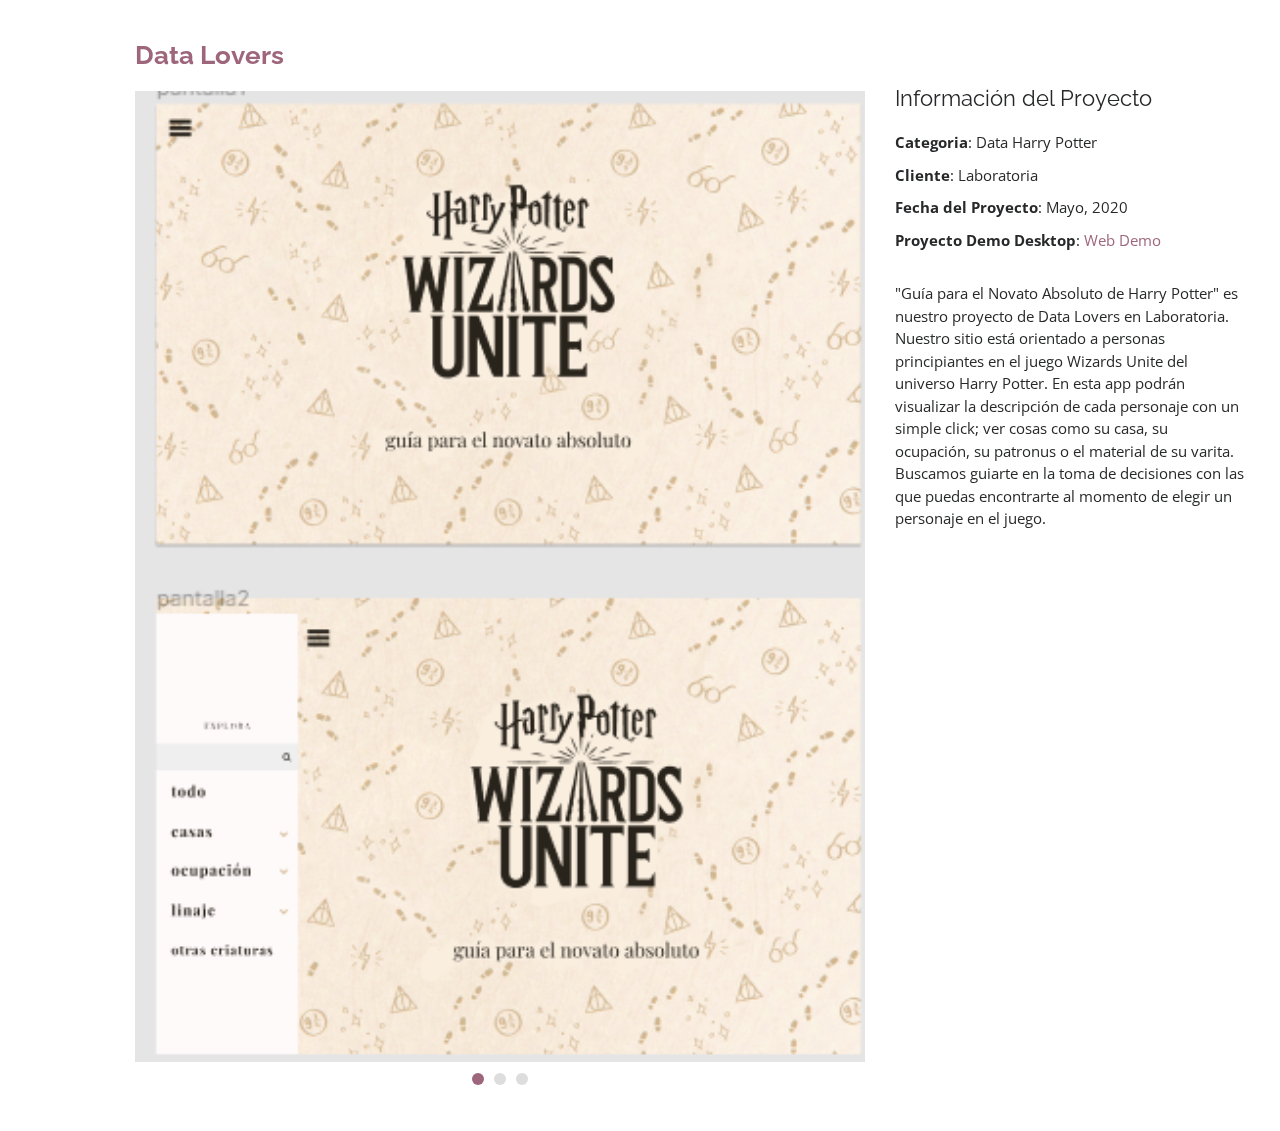
<file: harry.html>
<!DOCTYPE html>
<html lang="en">

<head>
  <meta charset="utf-8">
  <meta content="width=device-width, initial-scale=1.0" name="viewport">

  <title>Portfolio Nayareth</title>
  <meta content="" name="descriptison">
  <meta content="" name="keywords">

  <!-- Favicons -->
  <link href="assets/img/favicon.png" rel="icon">
  <link href="assets/img/apple-touch-icon.png" rel="apple-touch-icon">

  <!-- Google Fonts -->
  <link href="https://fonts.googleapis.com/css?family=Open+Sans:300,300i,400,400i,600,600i,700,700i|Raleway:300,300i,400,400i,500,500i,600,600i,700,700i|Poppins:300,300i,400,400i,500,500i,600,600i,700,700i" rel="stylesheet">

  <!-- Vendor CSS Files -->
  <link href="assets/vendor/bootstrap/css/bootstrap.min.css" rel="stylesheet">
  <link href="assets/vendor/icofont/icofont.min.css" rel="stylesheet">
  <link href="assets/vendor/boxicons/css/boxicons.min.css" rel="stylesheet">
  <link href="assets/vendor/venobox/venobox.css" rel="stylesheet">
  <link href="assets/vendor/owl.carousel/assets/owl.carousel.min.css" rel="stylesheet">
  <link href="assets/vendor/aos/aos.css" rel="stylesheet">

  <!-- Template Main CSS File -->
  <link href="assets/css/style.css" rel="stylesheet">

  <!-- =======================================================
  * Template Name: MyResume - v2.1.0
  * Template URL: https://bootstrapmade.com/free-html-bootstrap-template-my-resume/
  * Author: BootstrapMade.com
  * License: https://bootstrapmade.com/license/
  ======================================================== -->
</head>

<body>

  <main id="main">

    <!-- ======= Portfolio Details ======= -->
    <section id="portfolio-details" class="portfolio-details">
      <div class="container" data-aos="fade-up">

        <div class="row">

          <div class="col-lg-8">
            <h2 class="portfolio-title">Data Lovers</h2>
            <div class="owl-carousel portfolio-details-carousel">
              <img src="assets/img/portfolio/figma1.png" class="img-fluid" alt="">
              <img src="assets/img/portfolio/figma2.png" class="img-fluid" alt="">
              <img src="assets/img/portfolio/figma3.png" class="img-fluid" alt="">
            </div>
          </div>

          <div class="col-lg-4 portfolio-info">
            <h3>Información del Proyecto</h3>
            <ul>
              <li><strong>Categoria</strong>: Data Harry Potter </li>
              <li><strong>Cliente</strong>: Laboratoria </li>
              <li><strong>Fecha del Proyecto</strong>: Mayo, 2020</li>
              <li><strong>Proyecto Demo Desktop</strong>: <a href="https://nayafer.github.io/SCL013-data-lovers/src/index.html"> Web Demo</a></li>
              
            </ul>

            <p>
              "Guía para el Novato Absoluto de Harry Potter" es nuestro proyecto de Data Lovers en Laboratoria. Nuestro sitio está orientado a personas principiantes en el juego Wizards Unite del universo Harry Potter. En esta app podrán visualizar la descripción de cada personaje con un simple click; ver cosas como su casa, su ocupación, su patronus o el material de su varita.
              <br>
             Buscamos guiarte en la toma de decisiones con las que puedas encontrarte al momento de elegir un personaje en el juego. </p>
          </div>

        </div>


        
        

      </div>
    </section><!-- End Portfolio Details -->

  </main><!-- End #main -->

  <a href="#" class="back-to-top"><i class="bx bx-up-arrow-alt"></i></a>
  <div id="preloader"></div>

  <!-- Vendor JS Files -->
  <script src="assets/vendor/jquery/jquery.min.js"></script>
  <script src="assets/vendor/bootstrap/js/bootstrap.bundle.min.js"></script>
  <script src="assets/vendor/jquery.easing/jquery.easing.min.js"></script>
  <script src="assets/vendor/php-email-form/validate.js"></script>
  <script src="assets/vendor/waypoints/jquery.waypoints.min.js"></script>
  <script src="assets/vendor/counterup/counterup.min.js"></script>
  <script src="assets/vendor/isotope-layout/isotope.pkgd.min.js"></script>
  <script src="assets/vendor/venobox/venobox.min.js"></script>
  <script src="assets/vendor/owl.carousel/owl.carousel.min.js"></script>
  <script src="assets/vendor/typed.js/typed.min.js"></script>
  <script src="assets/vendor/aos/aos.js"></script>

  <!-- Template Main JS File -->
  <script src="assets/js/main.js"></script>

</body>

</html>
</file>
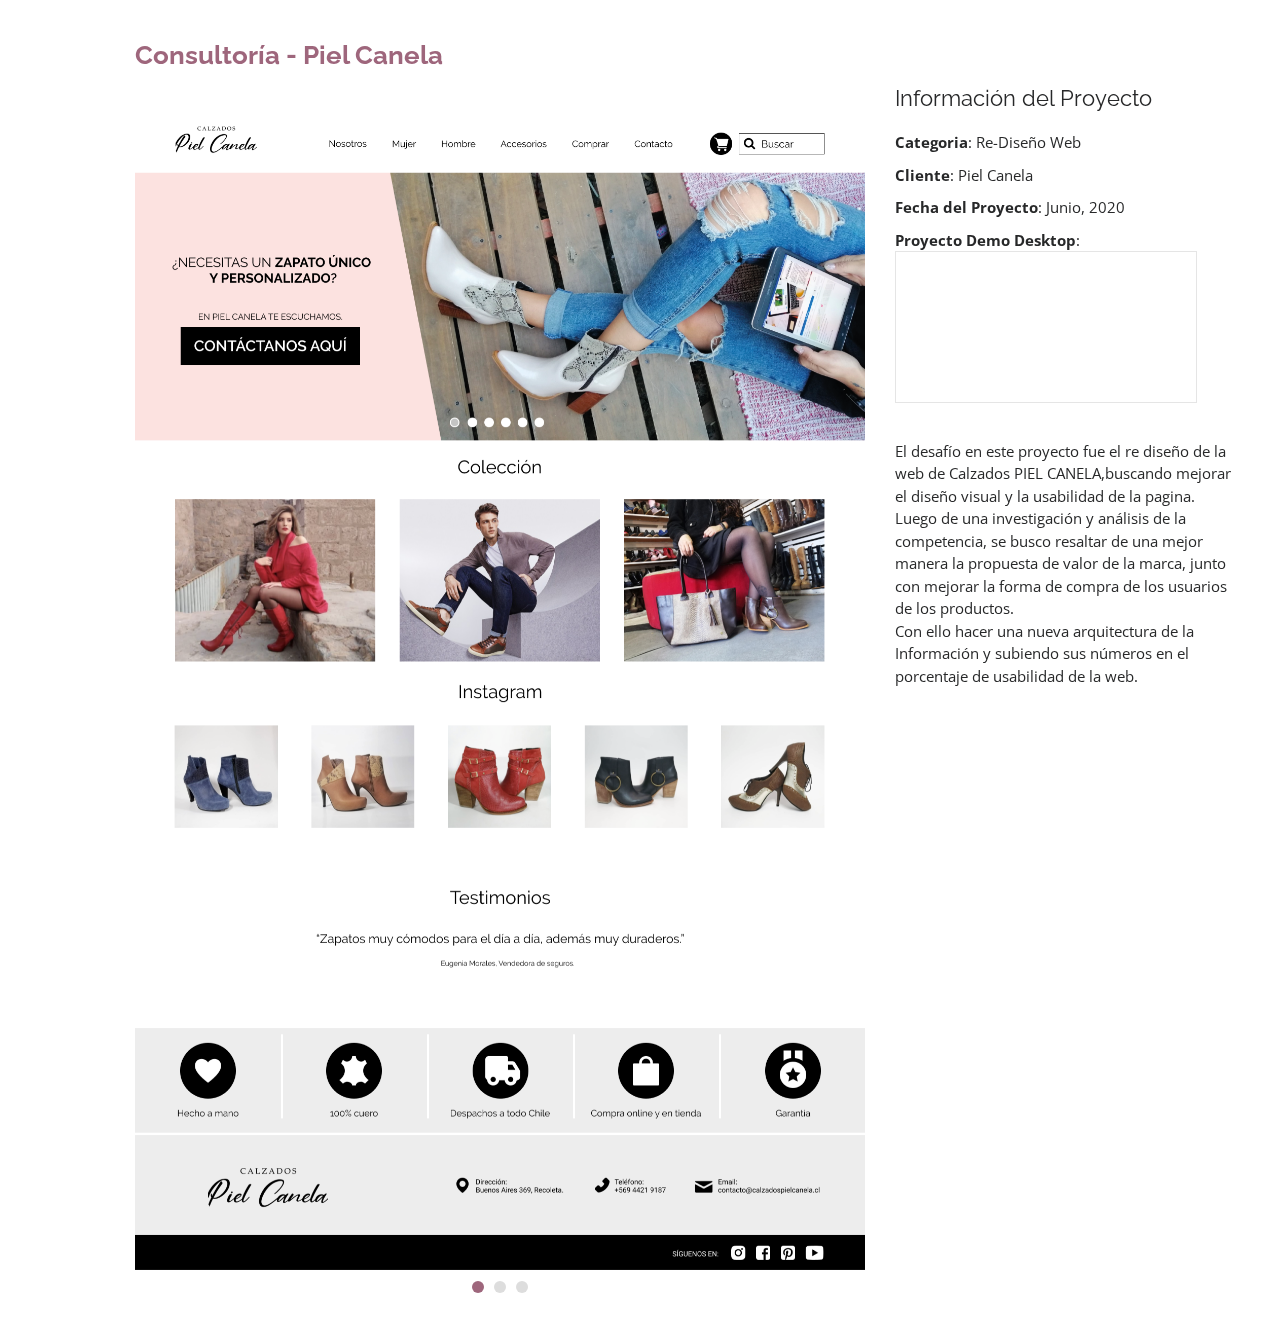
<file: PielCanela.html>
<!DOCTYPE html>
<html lang="en">

<head>
  <meta charset="utf-8">
  <meta content="width=device-width, initial-scale=1.0" name="viewport">

  <title>Portfolio Nayareth</title>
  <meta content="" name="descriptison">
  <meta content="" name="keywords">

  <!-- Favicons -->
  <link href="assets/img/favicon.png" rel="icon">
  <link href="assets/img/apple-touch-icon.png" rel="apple-touch-icon">

  <!-- Google Fonts -->
  <link href="https://fonts.googleapis.com/css?family=Open+Sans:300,300i,400,400i,600,600i,700,700i|Raleway:300,300i,400,400i,500,500i,600,600i,700,700i|Poppins:300,300i,400,400i,500,500i,600,600i,700,700i" rel="stylesheet">

  <!-- Vendor CSS Files -->
  <link href="assets/vendor/bootstrap/css/bootstrap.min.css" rel="stylesheet">
  <link href="assets/vendor/icofont/icofont.min.css" rel="stylesheet">
  <link href="assets/vendor/boxicons/css/boxicons.min.css" rel="stylesheet">
  <link href="assets/vendor/venobox/venobox.css" rel="stylesheet">
  <link href="assets/vendor/owl.carousel/assets/owl.carousel.min.css" rel="stylesheet">
  <link href="assets/vendor/aos/aos.css" rel="stylesheet">

  <!-- Template Main CSS File -->
  <link href="assets/css/style.css" rel="stylesheet">

  <!-- =======================================================
  * Template Name: MyResume - v2.1.0
  * Template URL: https://bootstrapmade.com/free-html-bootstrap-template-my-resume/
  * Author: BootstrapMade.com
  * License: https://bootstrapmade.com/license/
  ======================================================== -->
</head>

<body>

  <main id="main">

    <!-- ======= Portfolio Details ======= -->
    <section id="portfolio-details" class="portfolio-details">
      <div class="container" data-aos="fade-up">

        <div class="row">

          <div class="col-lg-8">
            <h2 class="portfolio-title">Consultoría - Piel Canela</h2>
            <div class="owl-carousel portfolio-details-carousel">
              <img src="assets/img/portfolio/calzados.png" class="img-fluid" alt="">
              <img src="assets/img/portfolio/calzados2.png" class="img-fluid" alt="">
              <img src="assets/img/portfolio/calzados3.png" class="img-fluid" alt="">
            </div>
          </div>

          <div class="col-lg-4 portfolio-info">
            <h3>Información del Proyecto</h3>
            <ul>
              <li><strong>Categoria</strong>: Re-Diseño Web</li>
              <li><strong>Cliente</strong>: Piel Canela </li>
              <li><strong>Fecha del Proyecto</strong>: Junio, 2020</li>
              <li><strong>Proyecto Demo Desktop</strong>: <iframe style="border: 1px solid rgba(0, 0, 0, 0.1);" src="https://www.figma.com/embed?embed_host=share&url=https%3A%2F%2Fwww.figma.com%2Fproto%2FzRVK4FRpJGTdtSE4RGZNX3%2FPortafolio-Piel-Canela%3Fnode-id%3D14%253A0%26scaling%3Dmin-zoom&chrome=DOCUMENTATION" allowfullscreen></iframe></a></li>
              
            </ul>

            <p>
              El desafío en este proyecto fue el re diseño de la web de Calzados PIEL CANELA,buscando mejorar el diseño visual y la usabilidad de la pagina.<br>
Luego de una investigación y análisis de la competencia, se busco resaltar de una mejor manera la propuesta de valor de la marca, junto con mejorar la forma de compra de los usuarios de los productos.<br>
Con ello hacer una nueva arquitectura de la Información y subiendo sus números en el porcentaje de usabilidad de la web.
            </p>
          </div>

        </div>


        
        

      </div>
    </section><!-- End Portfolio Details -->

  </main><!-- End #main -->

  <a href="#" class="back-to-top"><i class="bx bx-up-arrow-alt"></i></a>
  <div id="preloader"></div>

  <!-- Vendor JS Files -->
  <script src="assets/vendor/jquery/jquery.min.js"></script>
  <script src="assets/vendor/bootstrap/js/bootstrap.bundle.min.js"></script>
  <script src="assets/vendor/jquery.easing/jquery.easing.min.js"></script>
  <script src="assets/vendor/php-email-form/validate.js"></script>
  <script src="assets/vendor/waypoints/jquery.waypoints.min.js"></script>
  <script src="assets/vendor/counterup/counterup.min.js"></script>
  <script src="assets/vendor/isotope-layout/isotope.pkgd.min.js"></script>
  <script src="assets/vendor/venobox/venobox.min.js"></script>
  <script src="assets/vendor/owl.carousel/owl.carousel.min.js"></script>
  <script src="assets/vendor/typed.js/typed.min.js"></script>
  <script src="assets/vendor/aos/aos.js"></script>

  <!-- Template Main JS File -->
  <script src="assets/js/main.js"></script>

</body>

</html>
</file>
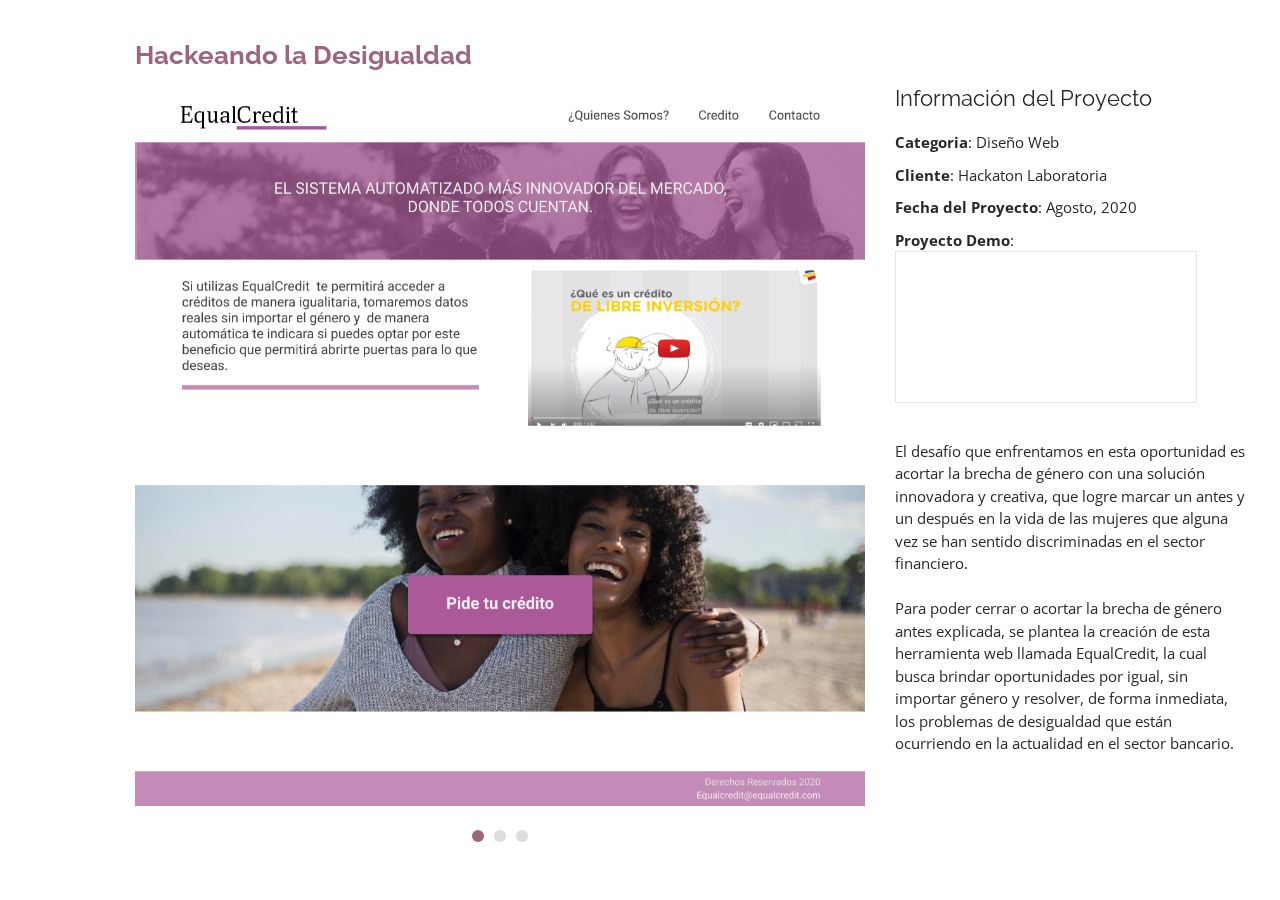
<file: portfolio-details.html>
<!DOCTYPE html>
<html lang="en">

<head>
  <meta charset="utf-8">
  <meta content="width=device-width, initial-scale=1.0" name="viewport">

  <title>Portfolio Nayareth</title>
  <meta content="" name="descriptison">
  <meta content="" name="keywords">

  <!-- Favicons -->
  <link href="assets/img/favicon.png" rel="icon">
  <link href="assets/img/apple-touch-icon.png" rel="apple-touch-icon">

  <!-- Google Fonts -->
  <link href="https://fonts.googleapis.com/css?family=Open+Sans:300,300i,400,400i,600,600i,700,700i|Raleway:300,300i,400,400i,500,500i,600,600i,700,700i|Poppins:300,300i,400,400i,500,500i,600,600i,700,700i" rel="stylesheet">

  <!-- Vendor CSS Files -->
  <link href="assets/vendor/bootstrap/css/bootstrap.min.css" rel="stylesheet">
  <link href="assets/vendor/icofont/icofont.min.css" rel="stylesheet">
  <link href="assets/vendor/boxicons/css/boxicons.min.css" rel="stylesheet">
  <link href="assets/vendor/venobox/venobox.css" rel="stylesheet">
  <link href="assets/vendor/owl.carousel/assets/owl.carousel.min.css" rel="stylesheet">
  <link href="assets/vendor/aos/aos.css" rel="stylesheet">

  <!-- Template Main CSS File -->
  <link href="assets/css/style.css" rel="stylesheet">

  <!-- =======================================================
  * Template Name: MyResume - v2.1.0
  * Template URL: https://bootstrapmade.com/free-html-bootstrap-template-my-resume/
  * Author: BootstrapMade.com
  * License: https://bootstrapmade.com/license/
  ======================================================== -->
</head>

<body>

  <main id="main">

    <!-- ======= Portfolio Details ======= -->
    <section id="portfolio-details" class="portfolio-details">
      <div class="container" data-aos="fade-up">

        <div class="row">

          <div class="col-lg-8">
            <h2 class="portfolio-title">Hackeando la Desigualdad</h2>
            <div class="owl-carousel portfolio-details-carousel">
              <img src="assets/img/portfolio/hacka int 1.png" class="img-fluid" alt="">
              <img src="assets/img/portfolio/hacka int 2.png" class="img-fluid" alt="">
              <img src="assets/img/portfolio/hacka int 3.png" class="img-fluid" alt="">
            </div>
          </div>

          <div class="col-lg-4 portfolio-info">
            <h3>Información del Proyecto</h3>
            <ul>
              <li><strong>Categoria</strong>: Diseño Web</li>
              <li><strong>Cliente</strong>: Hackaton Laboratoria</li>
              <li><strong>Fecha del Proyecto</strong>: Agosto, 2020</li>
              <li><strong>Proyecto Demo</strong>: <iframe style="border: 1px solid rgba(0, 0, 0, 0.1);"  src="https://www.figma.com/embed?embed_host=share&url=https%3A%2F%2Fwww.figma.com%2Fproto%2Fa7aAA4D5ZIuZpPFCvJuK38%2FHacka-GANADOR%3Fnode-id%3D8%253A13%26scaling%3Dscale-down-width&chrome=DOCUMENTATION" ></iframe></a></li>
            </ul>

            <p>
              El desafío que enfrentamos en esta oportunidad es acortar la brecha de género con una solución innovadora y creativa, que logre marcar un antes y un después en la vida de las mujeres que alguna vez se han sentido discriminadas en el sector financiero.<br> <br> 
              Para poder cerrar o acortar la brecha de género antes explicada, se plantea la creación de esta herramienta web llamada EqualCredit, la cual busca brindar oportunidades por igual, sin importar género y resolver, de forma inmediata, los problemas de desigualdad que están ocurriendo en la actualidad en el sector bancario.

            </p>
          </div>

        </div>


        
        

      </div>
    </section><!-- End Portfolio Details -->

  </main><!-- End #main -->

  <a href="#" class="back-to-top"><i class="bx bx-up-arrow-alt"></i></a>
  <div id="preloader"></div>

  <!-- Vendor JS Files -->
  <script src="assets/vendor/jquery/jquery.min.js"></script>
  <script src="assets/vendor/bootstrap/js/bootstrap.bundle.min.js"></script>
  <script src="assets/vendor/jquery.easing/jquery.easing.min.js"></script>
  <script src="assets/vendor/php-email-form/validate.js"></script>
  <script src="assets/vendor/waypoints/jquery.waypoints.min.js"></script>
  <script src="assets/vendor/counterup/counterup.min.js"></script>
  <script src="assets/vendor/isotope-layout/isotope.pkgd.min.js"></script>
  <script src="assets/vendor/venobox/venobox.min.js"></script>
  <script src="assets/vendor/owl.carousel/owl.carousel.min.js"></script>
  <script src="assets/vendor/typed.js/typed.min.js"></script>
  <script src="assets/vendor/aos/aos.js"></script>

  <!-- Template Main JS File -->
  <script src="assets/js/main.js"></script>

</body>

</html>
</file>
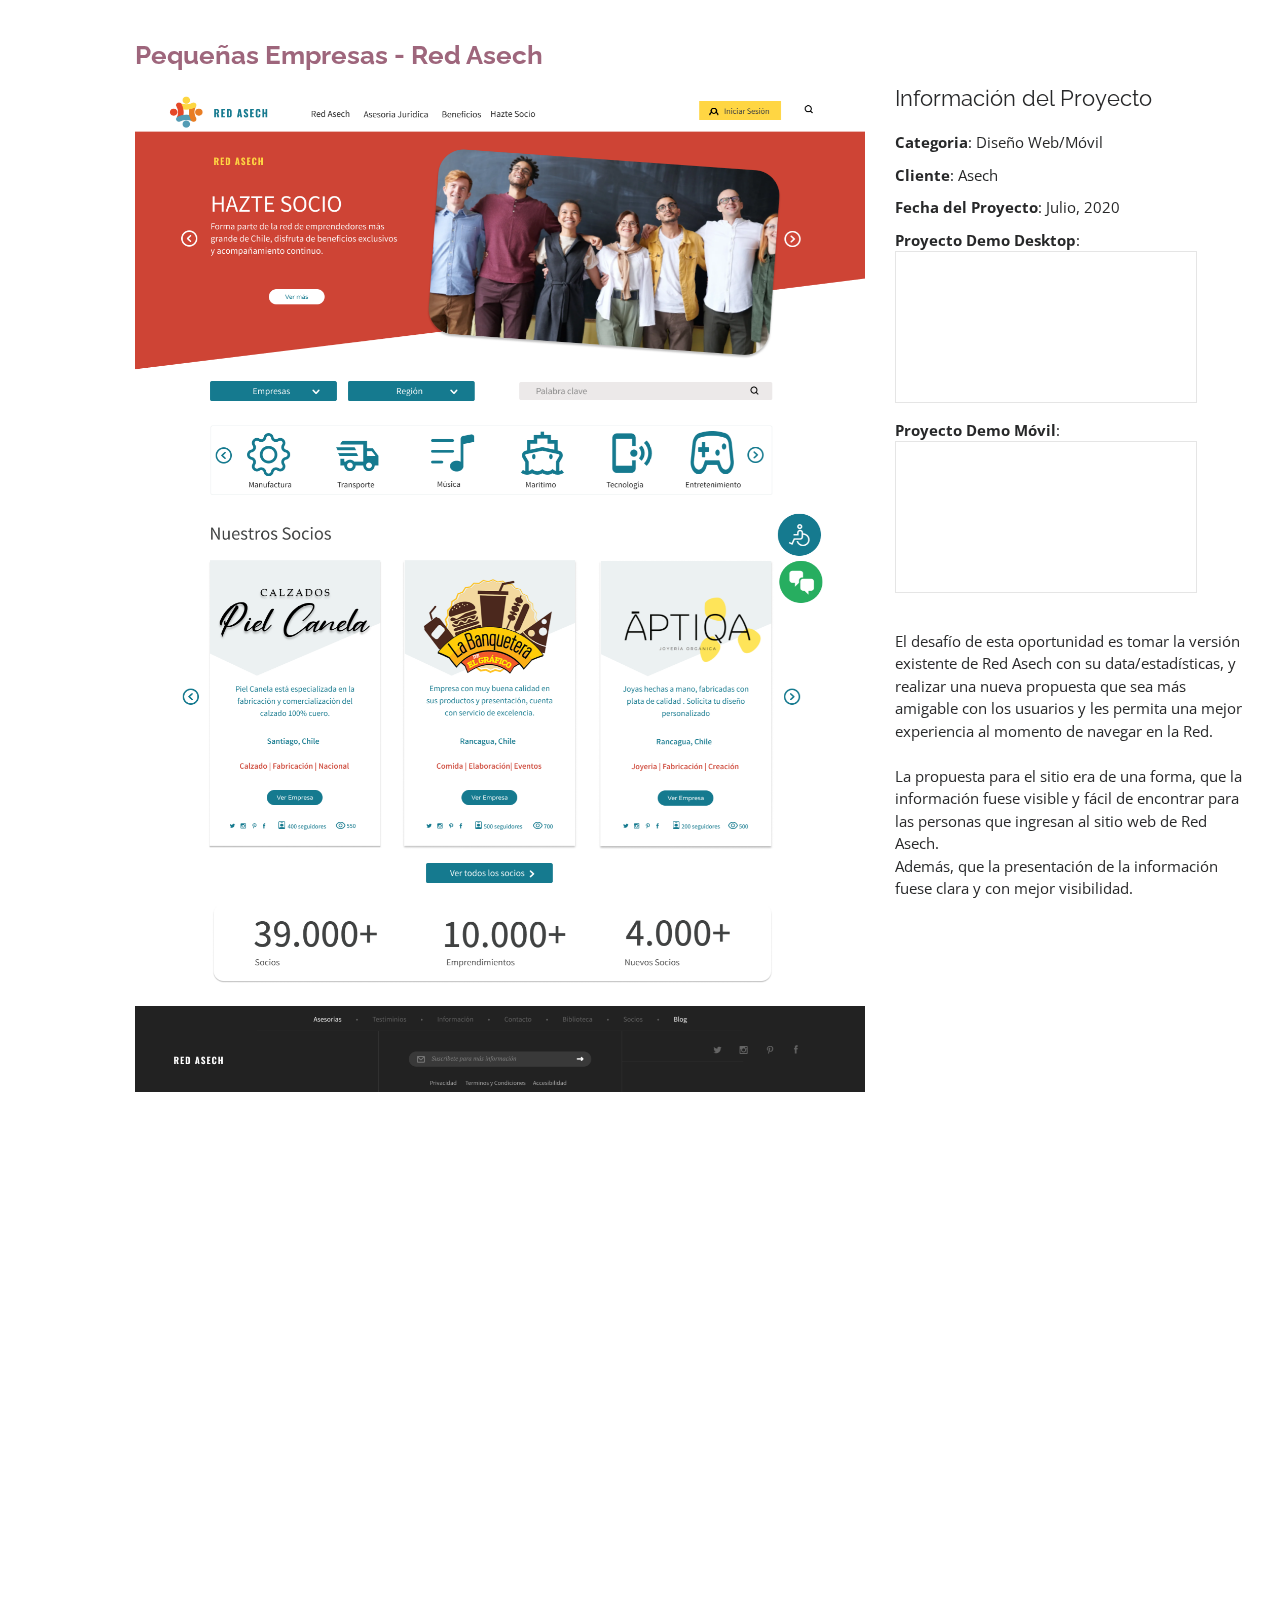
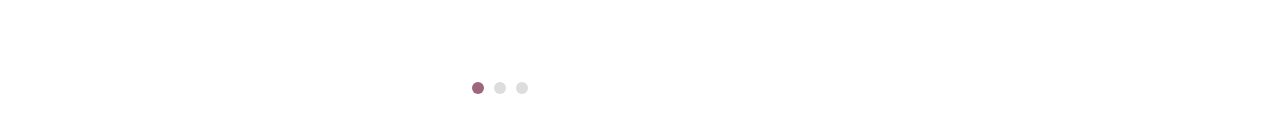
<file: redasech.html>
<!DOCTYPE html>
<html lang="en">

<head>
  <meta charset="utf-8">
  <meta content="width=device-width, initial-scale=1.0" name="viewport">

  <title>Portfolio Nayareth</title>
  <meta content="" name="descriptison">
  <meta content="" name="keywords">

  <!-- Favicons -->
  <link href="assets/img/favicon.png" rel="icon">
  <link href="assets/img/apple-touch-icon.png" rel="apple-touch-icon">

  <!-- Google Fonts -->
  <link href="https://fonts.googleapis.com/css?family=Open+Sans:300,300i,400,400i,600,600i,700,700i|Raleway:300,300i,400,400i,500,500i,600,600i,700,700i|Poppins:300,300i,400,400i,500,500i,600,600i,700,700i" rel="stylesheet">

  <!-- Vendor CSS Files -->
  <link href="assets/vendor/bootstrap/css/bootstrap.min.css" rel="stylesheet">
  <link href="assets/vendor/icofont/icofont.min.css" rel="stylesheet">
  <link href="assets/vendor/boxicons/css/boxicons.min.css" rel="stylesheet">
  <link href="assets/vendor/venobox/venobox.css" rel="stylesheet">
  <link href="assets/vendor/owl.carousel/assets/owl.carousel.min.css" rel="stylesheet">
  <link href="assets/vendor/aos/aos.css" rel="stylesheet">

  <!-- Template Main CSS File -->
  <link href="assets/css/style.css" rel="stylesheet">

  <!-- =======================================================
  * Template Name: MyResume - v2.1.0
  * Template URL: https://bootstrapmade.com/free-html-bootstrap-template-my-resume/
  * Author: BootstrapMade.com
  * License: https://bootstrapmade.com/license/
  ======================================================== -->
</head>

<body>

  <main id="main" >

    <!-- ======= Portfolio Details ======= -->
    <section id="portfolio-details" class="portfolio-details">
      <div class="container" data-aos="fade-up">

        <div class="row">

          <div class="col-lg-8">
            <h2 class="portfolio-title">Pequeñas Empresas - Red Asech</h2>
            <div class="owl-carousel portfolio-details-carousel">
              <img src="assets/img/portfolio/asech escritorio 2.png" class="img-fluid" alt="">
              <img src="assets/img/portfolio/Todos los socios.png" class="img-fluid" alt="">
              <img src="assets/img/portfolio/asech movil1.png" class="img-fluid" alt="">
            </div>
          </div>

          <div class="col-lg-4 portfolio-info">
            <h3>Información del Proyecto</h3>
            <ul>
              <li><strong>Categoria</strong>: Diseño Web/Móvil</li>
              <li><strong>Cliente</strong>: Asech </li>
              <li><strong>Fecha del Proyecto</strong>: Julio, 2020</li>
              <li><strong>Proyecto Demo Desktop</strong>: <iframe style="border: 1px solid rgba(0, 0, 0, 0.1);"  src="https://www.figma.com/embed?embed_host=share&url=https%3A%2F%2Fwww.figma.com%2Fproto%2FXXOB8WL2t0ADqjDyTUkHhP%2FPortafolio-Asech%3Fnode-id%3D33%253A2%26scaling%3Dmin-zoom&chrome=DOCUMENTATION" allowfullscreen></iframe></a></li>
              <li><strong>Proyecto Demo Móvil</strong>: <iframe style="border: 1px solid rgba(0, 0, 0, 0.1);"  src="https://www.figma.com/embed?embed_host=share&url=https%3A%2F%2Fwww.figma.com%2Fproto%2FbZxcd7KHWFrLs0XQWNRQek%2FAsech-iphone-portafolio%3Fscaling%3Dcontain%26node-id%3D141%253A752&chrome=DOCUMENTATION" allowfullscreen></iframe></a></li>
            </ul>

            <p>
              El desafío de esta oportunidad es tomar la versión existente de Red Asech con su data/estadísticas, y realizar una nueva propuesta que sea más amigable con los usuarios y les permita una mejor experiencia al momento de navegar en la Red. <br>
              <br>La propuesta  para el sitio era de una forma, que la información fuese visible y fácil de encontrar para las personas que ingresan al sitio web de Red Asech. <br>Además, que la presentación de la información fuese clara y con mejor visibilidad.   
            </p>
          </div>

        </div>


        
        

      </div>
    </section><!-- End Portfolio Details -->

  </main><!-- End #main -->

  <a href="#" class="back-to-top"><i class="bx bx-up-arrow-alt"></i></a>
  <div id="preloader"></div>

  <!-- Vendor JS Files -->
  <script src="assets/vendor/jquery/jquery.min.js"></script>
  <script src="assets/vendor/bootstrap/js/bootstrap.bundle.min.js"></script>
  <script src="assets/vendor/jquery.easing/jquery.easing.min.js"></script>
  <script src="assets/vendor/php-email-form/validate.js"></script>
  <script src="assets/vendor/waypoints/jquery.waypoints.min.js"></script>
  <script src="assets/vendor/counterup/counterup.min.js"></script>
  <script src="assets/vendor/isotope-layout/isotope.pkgd.min.js"></script>
  <script src="assets/vendor/venobox/venobox.min.js"></script>
  <script src="assets/vendor/owl.carousel/owl.carousel.min.js"></script>
  <script src="assets/vendor/typed.js/typed.min.js"></script>
  <script src="assets/vendor/aos/aos.js"></script>

  <!-- Template Main JS File -->
  <script src="assets/js/main.js"></script>

</body>

</html>
</file>
<file: assets/vendor/venobox/venobox.css>
/* ------ venobox.css --------*/
.vbox-overlay *, .vbox-overlay *:before, .vbox-overlay *:after{
    -webkit-backface-visibility: hidden;
    -webkit-box-sizing:border-box;
    -moz-box-sizing:border-box;
    box-sizing:border-box;
}
.vbox-overlay * { 
    -webkit-backface-visibility: visible;
    backface-visibility: visible;
}
.vbox-overlay{
    display: -webkit-flex;
    display: flex;
    -webkit-flex-direction: column;
    flex-direction: column;
    -webkit-justify-content: center;
    justify-content: center;
    -webkit-align-items: center;
    align-items: center;
    position: fixed;
    left: 0;
    top: 0;
    bottom: 0;
    right: 0;
    z-index: 999999;
}

/* ----- navigation ----- */
.vbox-title{
    width: 100%;
    height: 40px;
    float: left;
    text-align: center;
    line-height: 28px;
    font-size: 12px;
    padding: 6px 50px;
    overflow: hidden;
    position: fixed;
    display: none;
    left: 0;
    z-index: 89;
}
.vbox-close{
    cursor: pointer;
    position: fixed;
    top: -1px;
    right: 0;
    width: 50px;
    height: 40px;
    padding: 6px;
    display: block;
    background-position:10px center;
    overflow: hidden;
    font-size: 24px;
    line-height: 1;
    text-align: center;
    z-index: 99;
}
.vbox-left{
    cursor: pointer;
    position: fixed;
    left: 0;
    height: 40px;
    overflow: hidden;
    line-height: 28px;
    font-size: 12px;
    z-index: 99;
    display: flex;
    align-items:center;
}
.vbox-num{
    display: inline-block;
    margin: 6px 0 6px 15px;
}
/* ----- Social share ----- */
.vbox-share{
    line-height: 28px;
    font-size: 12px;
    overflow: hidden;
    position: fixed;
    left: 0;
    z-index: 98;
    display: flex;
    align-items:center;
    justify-content: center;
    width: 100%;
    text-align: center;
}
.vbox-share svg{
    max-height: 28px;
    width: 28px;
    z-index: 10;
    margin-left: 12px;
    margin-top: 6px;
    margin-bottom: 6px;
    vertical-align: middle;
}


/* ----- navigation ARROWS ----- */
.vbox-next, .vbox-prev{
    position: fixed;
    top: 50%;
    margin-top: -15px;
    overflow: hidden;
    cursor: pointer;
    display: block;
    width: 45px;
    height: 45px;
    z-index: 99;
}
.vbox-next span, .vbox-prev span{
    position: relative;
    width: 20px;
    height: 20px;
    border: 2px solid transparent;
    border-top-color: #B6B6B6;
    border-right-color: #B6B6B6;
    text-indent: -100px;
    position: absolute;
    top: 8px;
    display: block;
}
.vbox-prev{
    left: 15px;
}
.vbox-next{
    right: 15px;
}
.vbox-prev span{
    left: 10px;
    -ms-transform: rotate(-135deg);
    -webkit-transform: rotate(-135deg);
    transform: rotate(-135deg);
}
.vbox-next span{
    -ms-transform: rotate(45deg);
    -webkit-transform: rotate(45deg);
    transform: rotate(45deg);
    right: 10px;
}
/* ------- inline window ------ */
.vbox-inline{
    width: 420px;
    height: 315px;
    height: 70vh;
    padding: 10px;
    background: #fff;
    margin: 0 auto;
    overflow: auto;
    text-align: left;
}
/* ------- Video & iFrames window ------ */
.venoframe{
    max-width: 100%;
    width: 100%;
    border: none;
    width: 100%;
    height: 260px;
    height: 70vh;
}
.venoframe.vbvid{
    height: 260px;
}
@media (min-width: 768px) {
    .venoframe, .vbox-inline{
        width: 90%;
        height: 360px;
        height: 70vh;
    }
    .venoframe.vbvid{
        width: 640px;
        height: 360px;
    }
}
@media (min-width: 992px) {
    .venoframe, .vbox-inline{
        max-width: 1200px;
        width: 80%;
        height: 540px;
        height: 70vh;
    }
    .venoframe.vbvid{
        width: 960px;
        height: 540px;
    }
}
/* 
Please do NOT edit this part! 
or at least read this note: http://i.imgur.com/7C0ws9e.gif
*/
.vbox-open{
    overflow: hidden;
}
.vbox-container{
    position: absolute;
    left: 0;
    right: 0;
    top: 0;
    bottom: 0;
    overflow-x: hidden;
    overflow-y: scroll;
    overflow-scrolling: touch;
    -webkit-overflow-scrolling: touch;
    z-index: 20;
    max-height: 100%;

}

.vbox-content{
    text-align: center;
    float: left;
    width: 100%;
    position: relative;
    overflow: hidden;
    padding: 20px 4%;
}
.vbox-container img{
    max-width: 100%;
    height: auto;
}
.vbox-figlio{
    box-shadow: 0 0 12px rgba(0,0,0,0.19), 0 6px 6px rgba(0,0,0,0.23);
    max-width: 100%;
    text-align: initial;
}
img.vbox-figlio{
    -webkit-user-select: none;
-khtml-user-select: none;
-moz-user-select: none;
-o-user-select: none;
user-select: none;
}
.vbox-content.swipe-left{
    margin-left: -200px !important;
}
.vbox-content.swipe-right{
    margin-left: 200px !important;
}
.vbox-animated{
    webkit-transition: margin 300ms ease-out;
    transition: margin 300ms ease-out;
}

/* ---------- preloader ----------
 * SPINKIT 
 * http://tobiasahlin.com/spinkit/
-------------------------------- */
.sk-double-bounce,.sk-rotating-plane{width:40px;height:40px;margin:40px auto}.sk-rotating-plane{background-color:#333;-webkit-animation:sk-rotatePlane 1.2s infinite ease-in-out;animation:sk-rotatePlane 1.2s infinite ease-in-out}@-webkit-keyframes sk-rotatePlane{0%{-webkit-transform:perspective(120px) rotateX(0) rotateY(0);transform:perspective(120px) rotateX(0) rotateY(0)}50%{-webkit-transform:perspective(120px) rotateX(-180.1deg) rotateY(0);transform:perspective(120px) rotateX(-180.1deg) rotateY(0)}100%{-webkit-transform:perspective(120px) rotateX(-180deg) rotateY(-179.9deg);transform:perspective(120px) rotateX(-180deg) rotateY(-179.9deg)}}@keyframes sk-rotatePlane{0%{-webkit-transform:perspective(120px) rotateX(0) rotateY(0);transform:perspective(120px) rotateX(0) rotateY(0)}50%{-webkit-transform:perspective(120px) rotateX(-180.1deg) rotateY(0);transform:perspective(120px) rotateX(-180.1deg) rotateY(0)}100%{-webkit-transform:perspective(120px) rotateX(-180deg) rotateY(-179.9deg);transform:perspective(120px) rotateX(-180deg) rotateY(-179.9deg)}}.sk-double-bounce{position:relative}.sk-double-bounce .sk-child{width:100%;height:100%;border-radius:50%;background-color:#333;opacity:.6;position:absolute;top:0;left:0;-webkit-animation:sk-doubleBounce 2s infinite ease-in-out;animation:sk-doubleBounce 2s infinite ease-in-out}.sk-chasing-dots .sk-child,.sk-spinner-pulse,.sk-three-bounce .sk-child{background-color:#333;border-radius:100%}.sk-double-bounce .sk-double-bounce2{-webkit-animation-delay:-1s;animation-delay:-1s}@-webkit-keyframes sk-doubleBounce{0%,100%{-webkit-transform:scale(0);transform:scale(0)}50%{-webkit-transform:scale(1);transform:scale(1)}}@keyframes sk-doubleBounce{0%,100%{-webkit-transform:scale(0);transform:scale(0)}50%{-webkit-transform:scale(1);transform:scale(1)}}.sk-wave{margin:40px auto;width:50px;height:40px;text-align:center;font-size:10px}.sk-wave .sk-rect{background-color:#333;height:100%;width:6px;display:inline-block;-webkit-animation:sk-waveStretchDelay 1.2s infinite ease-in-out;animation:sk-waveStretchDelay 1.2s infinite ease-in-out}.sk-wave .sk-rect1{-webkit-animation-delay:-1.2s;animation-delay:-1.2s}.sk-wave .sk-rect2{-webkit-animation-delay:-1.1s;animation-delay:-1.1s}.sk-wave .sk-rect3{-webkit-animation-delay:-1s;animation-delay:-1s}.sk-wave .sk-rect4{-webkit-animation-delay:-.9s;animation-delay:-.9s}.sk-wave .sk-rect5{-webkit-animation-delay:-.8s;animation-delay:-.8s}@-webkit-keyframes sk-waveStretchDelay{0%,100%,40%{-webkit-transform:scaleY(.4);transform:scaleY(.4)}20%{-webkit-transform:scaleY(1);transform:scaleY(1)}}@keyframes sk-waveStretchDelay{0%,100%,40%{-webkit-transform:scaleY(.4);transform:scaleY(.4)}20%{-webkit-transform:scaleY(1);transform:scaleY(1)}}.sk-wandering-cubes{margin:40px auto;width:40px;height:40px;position:relative}.sk-wandering-cubes .sk-cube{background-color:#333;width:10px;height:10px;position:absolute;top:0;left:0;-webkit-animation:sk-wanderingCube 1.8s ease-in-out -1.8s infinite both;animation:sk-wanderingCube 1.8s ease-in-out -1.8s infinite both}.sk-chasing-dots,.sk-spinner-pulse{width:40px;height:40px;margin:40px auto}.sk-wandering-cubes .sk-cube2{-webkit-animation-delay:-.9s;animation-delay:-.9s}@-webkit-keyframes sk-wanderingCube{0%{-webkit-transform:rotate(0);transform:rotate(0)}25%{-webkit-transform:translateX(30px) rotate(-90deg) scale(.5);transform:translateX(30px) rotate(-90deg) scale(.5)}50%{-webkit-transform:translateX(30px) translateY(30px) rotate(-179deg);transform:translateX(30px) translateY(30px) rotate(-179deg)}50.1%{-webkit-transform:translateX(30px) translateY(30px) rotate(-180deg);transform:translateX(30px) translateY(30px) rotate(-180deg)}75%{-webkit-transform:translateX(0) translateY(30px) rotate(-270deg) scale(.5);transform:translateX(0) translateY(30px) rotate(-270deg) scale(.5)}100%{-webkit-transform:rotate(-360deg);transform:rotate(-360deg)}}@keyframes sk-wanderingCube{0%{-webkit-transform:rotate(0);transform:rotate(0)}25%{-webkit-transform:translateX(30px) rotate(-90deg) scale(.5);transform:translateX(30px) rotate(-90deg) scale(.5)}50%{-webkit-transform:translateX(30px) translateY(30px) rotate(-179deg);transform:translateX(30px) translateY(30px) rotate(-179deg)}50.1%{-webkit-transform:translateX(30px) translateY(30px) rotate(-180deg);transform:translateX(30px) translateY(30px) rotate(-180deg)}75%{-webkit-transform:translateX(0) translateY(30px) rotate(-270deg) scale(.5);transform:translateX(0) translateY(30px) rotate(-270deg) scale(.5)}100%{-webkit-transform:rotate(-360deg);transform:rotate(-360deg)}}.sk-spinner-pulse{-webkit-animation:sk-pulseScaleOut 1s infinite ease-in-out;animation:sk-pulseScaleOut 1s infinite ease-in-out}@-webkit-keyframes sk-pulseScaleOut{0%{-webkit-transform:scale(0);transform:scale(0)}100%{-webkit-transform:scale(1);transform:scale(1);opacity:0}}@keyframes sk-pulseScaleOut{0%{-webkit-transform:scale(0);transform:scale(0)}100%{-webkit-transform:scale(1);transform:scale(1);opacity:0}}.sk-chasing-dots{position:relative;text-align:center;-webkit-animation:sk-chasingDotsRotate 2s infinite linear;animation:sk-chasingDotsRotate 2s infinite linear}.sk-chasing-dots .sk-child{width:60%;height:60%;display:inline-block;position:absolute;top:0;-webkit-animation:sk-chasingDotsBounce 2s infinite ease-in-out;animation:sk-chasingDotsBounce 2s infinite ease-in-out}.sk-chasing-dots .sk-dot2{top:auto;bottom:0;-webkit-animation-delay:-1s;animation-delay:-1s}@-webkit-keyframes sk-chasingDotsRotate{100%{-webkit-transform:rotate(360deg);transform:rotate(360deg)}}@keyframes sk-chasingDotsRotate{100%{-webkit-transform:rotate(360deg);transform:rotate(360deg)}}@-webkit-keyframes sk-chasingDotsBounce{0%,100%{-webkit-transform:scale(0);transform:scale(0)}50%{-webkit-transform:scale(1);transform:scale(1)}}@keyframes sk-chasingDotsBounce{0%,100%{-webkit-transform:scale(0);transform:scale(0)}50%{-webkit-transform:scale(1);transform:scale(1)}}.sk-three-bounce{margin:40px auto;width:80px;text-align:center}.sk-three-bounce .sk-child{width:20px;height:20px;display:inline-block;-webkit-animation:sk-three-bounce 1.4s ease-in-out 0s infinite both;animation:sk-three-bounce 1.4s ease-in-out 0s infinite both}.sk-circle .sk-child:before,.sk-fading-circle .sk-circle:before{display:block;border-radius:100%;content:'';background-color:#333}.sk-three-bounce .sk-bounce1{-webkit-animation-delay:-.32s;animation-delay:-.32s}.sk-three-bounce .sk-bounce2{-webkit-animation-delay:-.16s;animation-delay:-.16s}@-webkit-keyframes sk-three-bounce{0%,100%,80%{-webkit-transform:scale(0);transform:scale(0)}40%{-webkit-transform:scale(1);transform:scale(1)}}@keyframes sk-three-bounce{0%,100%,80%{-webkit-transform:scale(0);transform:scale(0)}40%{-webkit-transform:scale(1);transform:scale(1)}}.sk-circle{margin:40px auto;width:40px;height:40px;position:relative}.sk-circle .sk-child{width:100%;height:100%;position:absolute;left:0;top:0}.sk-circle .sk-child:before{margin:0 auto;width:15%;height:15%;-webkit-animation:sk-circleBounceDelay 1.2s infinite ease-in-out both;animation:sk-circleBounceDelay 1.2s infinite ease-in-out both}.sk-circle .sk-circle2{-webkit-transform:rotate(30deg);-ms-transform:rotate(30deg);transform:rotate(30deg)}.sk-circle .sk-circle3{-webkit-transform:rotate(60deg);-ms-transform:rotate(60deg);transform:rotate(60deg)}.sk-circle .sk-circle4{-webkit-transform:rotate(90deg);-ms-transform:rotate(90deg);transform:rotate(90deg)}.sk-circle .sk-circle5{-webkit-transform:rotate(120deg);-ms-transform:rotate(120deg);transform:rotate(120deg)}.sk-circle .sk-circle6{-webkit-transform:rotate(150deg);-ms-transform:rotate(150deg);transform:rotate(150deg)}.sk-circle .sk-circle7{-webkit-transform:rotate(180deg);-ms-transform:rotate(180deg);transform:rotate(180deg)}.sk-circle .sk-circle8{-webkit-transform:rotate(210deg);-ms-transform:rotate(210deg);transform:rotate(210deg)}.sk-circle .sk-circle9{-webkit-transform:rotate(240deg);-ms-transform:rotate(240deg);transform:rotate(240deg)}.sk-circle .sk-circle10{-webkit-transform:rotate(270deg);-ms-transform:rotate(270deg);transform:rotate(270deg)}.sk-circle .sk-circle11{-webkit-transform:rotate(300deg);-ms-transform:rotate(300deg);transform:rotate(300deg)}.sk-circle .sk-circle12{-webkit-transform:rotate(330deg);-ms-transform:rotate(330deg);transform:rotate(330deg)}.sk-circle .sk-circle2:before{-webkit-animation-delay:-1.1s;animation-delay:-1.1s}.sk-circle .sk-circle3:before{-webkit-animation-delay:-1s;animation-delay:-1s}.sk-circle .sk-circle4:before{-webkit-animation-delay:-.9s;animation-delay:-.9s}.sk-circle .sk-circle5:before{-webkit-animation-delay:-.8s;animation-delay:-.8s}.sk-circle .sk-circle6:before{-webkit-animation-delay:-.7s;animation-delay:-.7s}.sk-circle .sk-circle7:before{-webkit-animation-delay:-.6s;animation-delay:-.6s}.sk-circle .sk-circle8:before{-webkit-animation-delay:-.5s;animation-delay:-.5s}.sk-circle .sk-circle9:before{-webkit-animation-delay:-.4s;animation-delay:-.4s}.sk-circle .sk-circle10:before{-webkit-animation-delay:-.3s;animation-delay:-.3s}.sk-circle .sk-circle11:before{-webkit-animation-delay:-.2s;animation-delay:-.2s}.sk-circle .sk-circle12:before{-webkit-animation-delay:-.1s;animation-delay:-.1s}@-webkit-keyframes sk-circleBounceDelay{0%,100%,80%{-webkit-transform:scale(0);transform:scale(0)}40%{-webkit-transform:scale(1);transform:scale(1)}}@keyframes sk-circleBounceDelay{0%,100%,80%{-webkit-transform:scale(0);transform:scale(0)}40%{-webkit-transform:scale(1);transform:scale(1)}}.sk-cube-grid{width:40px;height:40px;margin:40px auto}.sk-cube-grid .sk-cube{width:33.33%;height:33.33%;background-color:#333;float:left;-webkit-animation:sk-cubeGridScaleDelay 1.3s infinite ease-in-out;animation:sk-cubeGridScaleDelay 1.3s infinite ease-in-out}.sk-cube-grid .sk-cube1{-webkit-animation-delay:.2s;animation-delay:.2s}.sk-cube-grid .sk-cube2{-webkit-animation-delay:.3s;animation-delay:.3s}.sk-cube-grid .sk-cube3{-webkit-animation-delay:.4s;animation-delay:.4s}.sk-cube-grid .sk-cube4{-webkit-animation-delay:.1s;animation-delay:.1s}.sk-cube-grid .sk-cube5{-webkit-animation-delay:.2s;animation-delay:.2s}.sk-cube-grid .sk-cube6{-webkit-animation-delay:.3s;animation-delay:.3s}.sk-cube-grid .sk-cube7{-webkit-animation-delay:0ms;animation-delay:0ms}.sk-cube-grid .sk-cube8{-webkit-animation-delay:.1s;animation-delay:.1s}.sk-cube-grid .sk-cube9{-webkit-animation-delay:.2s;animation-delay:.2s}@-webkit-keyframes sk-cubeGridScaleDelay{0%,100%,70%{-webkit-transform:scale3D(1,1,1);transform:scale3D(1,1,1)}35%{-webkit-transform:scale3D(0,0,1);transform:scale3D(0,0,1)}}@keyframes sk-cubeGridScaleDelay{0%,100%,70%{-webkit-transform:scale3D(1,1,1);transform:scale3D(1,1,1)}35%{-webkit-transform:scale3D(0,0,1);transform:scale3D(0,0,1)}}.sk-fading-circle{margin:40px auto;width:40px;height:40px;position:relative}.sk-fading-circle .sk-circle{width:100%;height:100%;position:absolute;left:0;top:0}.sk-fading-circle .sk-circle:before{margin:0 auto;width:15%;height:15%;-webkit-animation:sk-circleFadeDelay 1.2s infinite ease-in-out both;animation:sk-circleFadeDelay 1.2s infinite ease-in-out both}.sk-fading-circle .sk-circle2{-webkit-transform:rotate(30deg);-ms-transform:rotate(30deg);transform:rotate(30deg)}.sk-fading-circle .sk-circle3{-webkit-transform:rotate(60deg);-ms-transform:rotate(60deg);transform:rotate(60deg)}.sk-fading-circle .sk-circle4{-webkit-transform:rotate(90deg);-ms-transform:rotate(90deg);transform:rotate(90deg)}.sk-fading-circle .sk-circle5{-webkit-transform:rotate(120deg);-ms-transform:rotate(120deg);transform:rotate(120deg)}.sk-fading-circle .sk-circle6{-webkit-transform:rotate(150deg);-ms-transform:rotate(150deg);transform:rotate(150deg)}.sk-fading-circle .sk-circle7{-webkit-transform:rotate(180deg);-ms-transform:rotate(180deg);transform:rotate(180deg)}.sk-fading-circle .sk-circle8{-webkit-transform:rotate(210deg);-ms-transform:rotate(210deg);transform:rotate(210deg)}.sk-fading-circle .sk-circle9{-webkit-transform:rotate(240deg);-ms-transform:rotate(240deg);transform:rotate(240deg)}.sk-fading-circle .sk-circle10{-webkit-transform:rotate(270deg);-ms-transform:rotate(270deg);transform:rotate(270deg)}.sk-fading-circle .sk-circle11{-webkit-transform:rotate(300deg);-ms-transform:rotate(300deg);transform:rotate(300deg)}.sk-fading-circle .sk-circle12{-webkit-transform:rotate(330deg);-ms-transform:rotate(330deg);transform:rotate(330deg)}.sk-fading-circle .sk-circle2:before{-webkit-animation-delay:-1.1s;animation-delay:-1.1s}.sk-fading-circle .sk-circle3:before{-webkit-animation-delay:-1s;animation-delay:-1s}.sk-fading-circle .sk-circle4:before{-webkit-animation-delay:-.9s;animation-delay:-.9s}.sk-fading-circle .sk-circle5:before{-webkit-animation-delay:-.8s;animation-delay:-.8s}.sk-fading-circle .sk-circle6:before{-webkit-animation-delay:-.7s;animation-delay:-.7s}.sk-fading-circle .sk-circle7:before{-webkit-animation-delay:-.6s;animation-delay:-.6s}.sk-fading-circle .sk-circle8:before{-webkit-animation-delay:-.5s;animation-delay:-.5s}.sk-fading-circle .sk-circle9:before{-webkit-animation-delay:-.4s;animation-delay:-.4s}.sk-fading-circle .sk-circle10:before{-webkit-animation-delay:-.3s;animation-delay:-.3s}.sk-fading-circle .sk-circle11:before{-webkit-animation-delay:-.2s;animation-delay:-.2s}.sk-fading-circle .sk-circle12:before{-webkit-animation-delay:-.1s;animation-delay:-.1s}@-webkit-keyframes sk-circleFadeDelay{0%,100%,39%{opacity:0}40%{opacity:1}}@keyframes sk-circleFadeDelay{0%,100%,39%{opacity:0}40%{opacity:1}}.sk-folding-cube{margin:40px auto;width:40px;height:40px;position:relative;-webkit-transform:rotateZ(45deg);transform:rotateZ(45deg)}.sk-folding-cube .sk-cube{float:left;width:50%;height:50%;position:relative;-webkit-transform:scale(1.1);-ms-transform:scale(1.1);transform:scale(1.1)}.sk-folding-cube .sk-cube:before{content:'';position:absolute;top:0;left:0;width:100%;height:100%;background-color:#333;-webkit-animation:sk-foldCubeAngle 2.4s infinite linear both;animation:sk-foldCubeAngle 2.4s infinite linear both;-webkit-transform-origin:100% 100%;-ms-transform-origin:100% 100%;transform-origin:100% 100%}.sk-folding-cube .sk-cube2{-webkit-transform:scale(1.1) rotateZ(90deg);transform:scale(1.1) rotateZ(90deg)}.sk-folding-cube .sk-cube3{-webkit-transform:scale(1.1) rotateZ(180deg);transform:scale(1.1) rotateZ(180deg)}.sk-folding-cube .sk-cube4{-webkit-transform:scale(1.1) rotateZ(270deg);transform:scale(1.1) rotateZ(270deg)}.sk-folding-cube .sk-cube2:before{-webkit-animation-delay:.3s;animation-delay:.3s}.sk-folding-cube .sk-cube3:before{-webkit-animation-delay:.6s;animation-delay:.6s}.sk-folding-cube .sk-cube4:before{-webkit-animation-delay:.9s;animation-delay:.9s}@-webkit-keyframes sk-foldCubeAngle{0%,10%{-webkit-transform:perspective(140px) rotateX(-180deg);transform:perspective(140px) rotateX(-180deg);opacity:0}25%,75%{-webkit-transform:perspective(140px) rotateX(0);transform:perspective(140px) rotateX(0);opacity:1}100%,90%{-webkit-transform:perspective(140px) rotateY(180deg);transform:perspective(140px) rotateY(180deg);opacity:0}}@keyframes sk-foldCubeAngle{0%,10%{-webkit-transform:perspective(140px) rotateX(-180deg);transform:perspective(140px) rotateX(-180deg);opacity:0}25%,75%{-webkit-transform:perspective(140px) rotateX(0);transform:perspective(140px) rotateX(0);opacity:1}100%,90%{-webkit-transform:perspective(140px) rotateY(180deg);transform:perspective(140px) rotateY(180deg);opacity:0}}
</file>
<file: assets/css/style.css>
/**
* Template Name: MyResume - v2.1.0
* Template URL: https://bootstrapmade.com/free-html-bootstrap-template-my-resume/
* Author: BootstrapMade.com
* License: https://bootstrapmade.com/license/
*/

/*--------------------------------------------------------------
# General
--------------------------------------------------------------*/
body {
  font-family: "Open Sans", sans-serif;
  color: #272829;
}

a {
  color: #9e667c;
}

a:hover {
  color: #9e667c;
  text-decoration: none;
}

h1, h2, h3, h4, h5, h6 {
  font-family: "Raleway", sans-serif;
}

/*--------------------------------------------------------------
# Back to top button
--------------------------------------------------------------*/
.back-to-top {
  position: fixed;
  display: none;
  width: 40px;
  height: 40px;
  border-radius: 50px;
  right: 15px;
  bottom: 15px;
  background: #9e667c;
  color: #fff;
  transition: display 0.5s ease-in-out;
  z-index: 99999;
}

.back-to-top i {
  font-size: 24px;
  position: absolute;
  top: 7px;
  left: 8px;
}

.back-to-top:hover {
  color: #fff;
  background: #c7998c;
  transition: background 0.2s ease-in-out;
}

/*--------------------------------------------------------------
# Preloader
--------------------------------------------------------------*/
#preloader {
  position: fixed;
  top: 0;
  left: 0;
  right: 0;
  bottom: 0;
  z-index: 9999;
  overflow: hidden;
  background: #fff;
}

#preloader:before {
  content: "";
  position: fixed;
  top: calc(50% - 30px);
  left: calc(50% - 30px);
  border: 6px solid #9e667c;
  border-top-color: #fff;
  border-bottom-color: #fff;
  border-radius: 50%;
  width: 60px;
  height: 60px;
  -webkit-animation: animate-preloader 1s linear infinite;
  animation: animate-preloader 1s linear infinite;
}

@-webkit-keyframes animate-preloader {
  0% {
    transform: rotate(0deg);
  }
  100% {
    transform: rotate(360deg);
  }
}

@keyframes animate-preloader {
  0% {
    transform: rotate(0deg);
  }
  100% {
    transform: rotate(360deg);
  }
}

/*--------------------------------------------------------------
# Disable aos animation delay on mobile devices
--------------------------------------------------------------*/
@media screen and (max-width: 768px) {
  [data-aos-delay] {
    transition-delay: 0 !important;
  }
}

/*--------------------------------------------------------------
# Header
--------------------------------------------------------------*/
#header {
  position: fixed;
  top: 0;
  left: 0;
  bottom: 0;
  z-index: 9997;
  transition: all 0.5s;
  padding: 15px;
  overflow-y: auto;
}

@media (max-width: 992px) {
  #header {
    width: 300px;
    background: #fff;
    border-right: 1px solid #e6e9ec;
    left: -300px;
  }
}

@media (min-width: 992px) {
  #main {
    margin-left: 100px;
  }
}

/*--------------------------------------------------------------
# Navigation Menu
--------------------------------------------------------------*/
/* Desktop Navigation */
.nav-menu * {
  margin: 0;
  padding: 0;
  list-style: none;
}

.nav-menu > ul > li {
  position: relative;
  white-space: nowrap;
}

.nav-menu a {
  display: flex;
  align-items: center;
  color: #45505b;
  padding: 10px 18px;
  margin-bottom: 8px;
  transition: 0.3s;
  font-size: 15px;
  border-radius: 50px;
  background: #f2f3f5;
  height: 56px;
  width: 100%;
  overflow: hidden;
  transition: 0.3s;
}

.nav-menu a i {
  font-size: 20px;
}

.nav-menu a span {
  padding: 0 5px 0 7px;
  color: #45505b;
}

@media (min-width: 992px) {
  .nav-menu a {
    width: 56px;
  }
  .nav-menu a span {
    display: none;
    color: #fff;
  }
}

.nav-menu a:hover, .nav-menu .active > a, .nav-menu li:hover > a {
  color: #fff;
  background: #9e667c;
}

.nav-menu a:hover span, .nav-menu .active > a span, .nav-menu li:hover > a span {
  color: #fff;
}

.nav-menu a:hover, .nav-menu li:hover > a {
  width: 100%;
  color: #fff;
}

.nav-menu a:hover span, .nav-menu li:hover > a span {
  display: block;
}

/* Mobile Navigation */
.mobile-nav-toggle {
  position: fixed;
  right: 15px;
  top: 15px;
  z-index: 9998;
  border: 0;
  background: none;
  font-size: 24px;
  transition: all 0.4s;
  outline: none !important;
  line-height: 1;
  cursor: pointer;
  text-align: right;
}

.mobile-nav-toggle i {
  color: #45505b;
}

.mobile-nav-active {
  overflow: hidden;
}

.mobile-nav-active #header {
  left: 0;
}

.mobile-nav-active .mobile-nav-toggle i {
  color: #9e667c;
}

/*--------------------------------------------------------------
# Hero Section
--------------------------------------------------------------*/
#hero {
  width: 100%;
  height: 100vh;
  background: url("../img/port.jpeg") 100% no-repeat;
  background-size: contain;
  position: cover;
}

@media (min-width: 992px) {
  #hero {
    padding-left: 160px;
  }
}

#hero:before {
  content: "";
  background: rgba(255, 255, 255, 0.8);
  position: absolute;
  bottom: 0;
  top: 0;
  left: 0;
  right: 0;
}

#hero h1 {
  margin: 0;
  font-size: 64px;
  font-weight: 700;
  line-height: 56px;
  color: #45505b;
}

#hero p {
  color: #45505b;
  margin: 15px 0 0 0;
  font-size: 26px;
  font-family: "Poppins", sans-serif;
}

#hero p span {
  color: #9e667c;
  letter-spacing: 1px;
}

#hero .social-links {
  margin-top: 30px;
}

#hero .social-links a {
  font-size: 24px;
  display: inline-block;
  color: #45505b;
  line-height: 1;
  margin-right: 20px;
  transition: 0.3s;
}

#hero .social-links a:hover {
  color: #9e667c;
}

@media (max-width: 992px) {
  #hero {
    text-align: center;
  }
  #hero h1 {
    font-size: 32px;
    line-height: 36px;
  }
  #hero p {
    margin-top: 10px;
    font-size: 20px;
    line-height: 24px;
  }
}

/*--------------------------------------------------------------
# Sections General
--------------------------------------------------------------*/
section {
  padding: 60px 0;
  overflow: hidden;
}

.section-title {
  text-align: center;
  padding-bottom: 30px;
}

.section-title h2 {
  font-size: 32px;
  font-weight: bold;
  text-transform: uppercase;
  margin-bottom: 20px;
  padding-bottom: 20px;
  position: relative;
  color: #9e667c;
}

.section-title h2::before {
  content: '';
  position: absolute;
  display: block;
  width: 120px;
  height: 1px;
  background: #ddd;
  bottom: 1px;
  left: calc(50% - 60px);
}

.section-title h2::after {
  content: '';
  position: absolute;
  display: block;
  width: 40px;
  height: 3px;
  background: #0a6c8a;
  bottom: 0;
  left: calc(50% - 20px);
}

.section-title p {
  margin-bottom: 0;
}

/*--------------------------------------------------------------
# About
--------------------------------------------------------------*/
.about .content h3 {
  font-weight: 700;
  font-size: 26px;
  color: #c7998c;
}

.about .content ul {
  list-style: none;
  padding: 0;
}

.about .content ul li {
  padding-bottom: 10px;
}

.about .content ul i {
  font-size: 20px;
  padding-right: 2px;
  color: #c7998c;
}

.about .content p:last-child {
  margin-bottom: 0;
}

/*--------------------------------------------------------------
# Facts
--------------------------------------------------------------*/
.facts .count-box {
  padding: 30px 30px 25px 30px;
  margin-top: 30px;
  width: 100%;
  position: relative;
  text-align: center;
  background: #fff;
}

.facts .count-box i {
  position: absolute;
  top: -25px;
  left: 50%;
  transform: translateX(-50%);
  font-size: 24px;
  background: #9e667c;
  padding: 12px;
  color: #fff;
  border-radius: 50px;
}

.facts .count-box span {
  font-size: 36px;
  display: block;
  font-weight: 600;
  color: #011426;
}

.facts .count-box p {
  padding: 0;
  margin: 0;
  font-family: "Raleway", sans-serif;
  font-size: 14px;
}

/*--------------------------------------------------------------
# Akills
--------------------------------------------------------------*/
.skills .progress {
  height: 50px;
  display: block;
  background: none;
}

.skills .progress .skill {
  padding: 10px 0;
  margin: 0 0 6px 0;
  text-transform: uppercase;
  display: block;
  font-weight: 600;
  font-family: "Poppins", sans-serif;
  color: #45505b;
}

.skills .progress .skill .val {
  float: right;
  font-style: normal;
}

.skills .progress-bar-wrap {
  background: #f2f3f5;
}

.skills .progress-bar {
  width: 1px;
  height: 10px;
  transition: .9s;
  background-color: #c7998c;
}

/*--------------------------------------------------------------
# Resume
--------------------------------------------------------------*/
.resume .resume-title {
  font-size: 26px;
  font-weight: 700;
  margin-top: 20px;
  margin-bottom: 20px;
  color: #45505b;
}

.resume .resume-item {
  padding: 0 0 20px 20px;
  margin-top: -2px;
  border-left: 2px solid #0563bb;
  position: relative;
}

.resume .resume-item h4 {
  line-height: 18px;
  font-size: 18px;
  font-weight: 600;
  text-transform: uppercase;
  font-family: "Poppins", sans-serif;
  color: #0563bb;
  margin-bottom: 10px;
}

.resume .resume-item h5 {
  font-size: 16px;
  background: #f7f8f9;
  padding: 5px 15px;
  display: inline-block;
  font-weight: 600;
  margin-bottom: 10px;
}

.resume .resume-item ul {
  padding-left: 20px;
}

.resume .resume-item ul li {
  padding-bottom: 10px;
}

.resume .resume-item:last-child {
  padding-bottom: 0;
}

.resume .resume-item::before {
  content: "";
  position: absolute;
  width: 16px;
  height: 16px;
  border-radius: 50px;
  left: -9px;
  top: 0;
  background: #fff;
  border: 2px solid #0563bb;
}

/*--------------------------------------------------------------
# Portfolio
--------------------------------------------------------------*/
.portfolio .portfolio-item {
  margin-bottom: 30px;
}

.portfolio #portfolio-flters {
  padding: 0;
  margin: 0 auto 25px auto;
  list-style: none;
  text-align: center;
  background: #fff;
  border-radius: 50px;
  padding: 2px 15px;
}

.portfolio #portfolio-flters li {
  cursor: pointer;
  display: inline-block;
  padding: 10px 15px;
  font-size: 14px;
  font-weight: 600;
  line-height: 1;
  text-transform: uppercase;
  color: #272829;
  margin-bottom: 5px;
  transition: all 0.3s ease-in-out;
}

.portfolio #portfolio-flters li:hover, .portfolio #portfolio-flters li.filter-active {
  color: #c7998c;
}

.portfolio #portfolio-flters li:last-child {
  margin-right: 0;
}

.portfolio .portfolio-wrap {
  transition: 0.3s;
  position: relative;
  overflow: hidden;
  z-index: 1;
  background: rgba(69, 80, 91, 0.8);
}

.portfolio .portfolio-wrap::before {
  content: "";
  background: rgba(255, 255, 255, 0.7);
  position: absolute;
  left: 30px;
  right: 30px;
  top: 30px;
  bottom: 30px;
  transition: all ease-in-out 0.3s;
  z-index: 2;
  opacity: 0;
}

.portfolio .portfolio-wrap .portfolio-info {
  opacity: 0;
  position: absolute;
  top: 0;
  left: 0;
  right: 0;
  bottom: 0;
  text-align: center;
  z-index: 3;
  transition: all ease-in-out 0.3s;
  display: flex;
  flex-direction: column;
  justify-content: center;
  align-items: center;
}

.portfolio .portfolio-wrap .portfolio-info::before {
  display: block;
  content: "";
  width: 48px;
  height: 48px;
  position: absolute;
  top: 35px;
  left: 35px;
  border-top: 3px solid #d7dce1;
  border-left: 3px solid #d7dce1;
  transition: all 0.5s ease 0s;
  z-index: 9994;
}

.portfolio .portfolio-wrap .portfolio-info::after {
  display: block;
  content: "";
  width: 48px;
  height: 48px;
  position: absolute;
  bottom: 35px;
  right: 35px;
  border-bottom: 3px solid #d7dce1;
  border-right: 3px solid #d7dce1;
  transition: all 0.5s ease 0s;
  z-index: 9994;
}

.portfolio .portfolio-wrap .portfolio-info h4 {
  font-size: 20px;
  color: #45505b;
  font-weight: 600;
}

.portfolio .portfolio-wrap .portfolio-info p {
  color: #45505b;
  font-size: 14px;
  text-transform: uppercase;
  padding: 0;
  margin: 0;
}

.portfolio .portfolio-wrap .portfolio-links {
  text-align: center;
  z-index: 4;
}

.portfolio .portfolio-wrap .portfolio-links a {
  color: #45505b;
  margin: 0 2px;
  font-size: 28px;
  display: inline-block;
  transition: 0.3s;
}

.portfolio .portfolio-wrap .portfolio-links a:hover {
  color: #9e667c;
}

.portfolio .portfolio-wrap:hover::before {
  top: 0;
  left: 0;
  right: 0;
  bottom: 0;
  opacity: 1;
}

.portfolio .portfolio-wrap:hover .portfolio-info {
  opacity: 1;
}

.portfolio .portfolio-wrap:hover .portfolio-info::before {
  top: 15px;
  left: 15px;
}

.portfolio .portfolio-wrap:hover .portfolio-info::after {
  bottom: 15px;
  right: 15px;
}

/*--------------------------------------------------------------
# Services
--------------------------------------------------------------*/
.services .icon-box {
  text-align: center;
  padding: 70px 20px 80px 20px;
  transition: all ease-in-out 0.3s;
  background: #fff;
  box-shadow: 0px 5px 90px 0px rgba(110, 123, 131, 0.05);
}

.services .icon-box .icon {
  margin: 0 auto;
  width: 100px;
  height: 100px;
  display: flex;
  align-items: center;
  justify-content: center;
  transition: ease-in-out 0.3s;
  position: relative;
}

.services .icon-box .icon i {
  font-size: 36px;
  transition: 0.5s;
  position: relative;
}

.services .icon-box .icon svg {
  position: absolute;
  top: 0;
  left: 0;
}

.services .icon-box .icon svg path {
  transition: 0.5s;
  fill: #f5f5f5;
}

.services .icon-box h4 {
  font-weight: 600;
  margin: 10px 0 15px 0;
  font-size: 22px;
}

.services .icon-box h4 a {
  color: #45505b;
  transition: ease-in-out 0.3s;
}

.services .icon-box p {
  line-height: 24px;
  font-size: 14px;
  margin-bottom: 0;
}

.services .icon-box:hover {
  border-color: #fff;
  box-shadow: 0px 0 35px 0 rgba(0, 0, 0, 0.08);
}

.services .iconbox-blue i {
  color: #47aeff;
}

.services .iconbox-blue:hover .icon i {
  color: #fff;
}

.services .iconbox-blue:hover .icon path {
  fill: #47aeff;
}

.services .iconbox-orange i {
  color: #ffa76e;
}

.services .iconbox-orange:hover .icon i {
  color: #fff;
}

.services .iconbox-orange:hover .icon path {
  fill: #ffa76e;
}

.services .iconbox-pink i {
  color: #e80368;
}

.services .iconbox-pink:hover .icon i {
  color: #fff;
}

.services .iconbox-pink:hover .icon path {
  fill: #e80368;
}

.services .iconbox-yellow i {
  color: #ffbb2c;
}

.services .iconbox-yellow:hover .icon i {
  color: #fff;
}

.services .iconbox-yellow:hover .icon path {
  fill: #ffbb2c;
}

.services .iconbox-red i {
  color: #ff5828;
}

.services .iconbox-red:hover .icon i {
  color: #fff;
}

.services .iconbox-red:hover .icon path {
  fill: #ff5828;
}

.services .iconbox-teal i {
  color: #11dbcf;
}

.services .iconbox-teal:hover .icon i {
  color: #fff;
}

.services .iconbox-teal:hover .icon path {
  fill: #11dbcf;
}

/*--------------------------------------------------------------
# Testimonials
--------------------------------------------------------------*/
.testimonials .section-header {
  margin-bottom: 40px;
}

.testimonials .testimonial-item {
  text-align: center;
}

.testimonials .testimonial-item .testimonial-img {
  width: 120px;
  border-radius: 50%;
  border: 4px solid #fff;
  margin: 0 auto;
}

.testimonials .testimonial-item h3 {
  font-size: 20px;
  font-weight: bold;
  margin: 10px 0 5px 0;
  color: #111;
}

.testimonials .testimonial-item h4 {
  font-size: 14px;
  color: #999;
  margin: 0 0 15px 0;
}

.testimonials .testimonial-item .quote-icon-left, .testimonials .testimonial-item .quote-icon-right {
  color: #90c8fc;
  font-size: 26px;
}

.testimonials .testimonial-item .quote-icon-left {
  display: inline-block;
  left: -5px;
  position: relative;
}

.testimonials .testimonial-item .quote-icon-right {
  display: inline-block;
  right: -5px;
  position: relative;
  top: 10px;
}

.testimonials .testimonial-item p {
  font-style: italic;
  margin: 0 auto 15px auto;
}

.testimonials .owl-nav, .testimonials .owl-dots {
  margin-top: 5px;
  text-align: center;
}

.testimonials .owl-dot {
  display: inline-block;
  margin: 0 5px;
  width: 12px;
  height: 12px;
  border-radius: 50%;
  background-color: #ddd !important;
}

.testimonials .owl-dot.active {
  background-color: #0563bb !important;
}

@media (min-width: 992px) {
  .testimonials .testimonial-item p {
    width: 80%;
  }
}

/*--------------------------------------------------------------
# Contact
--------------------------------------------------------------*/
.contact .info {
  width: 100%;
  background: #fff;
}

.contact .info i {
  font-size: 20px;
  color: #9e667c;
  float: left;
  width: 44px;
  height: 44px;
  background: #ffffff;
  display: flex;
  justify-content: center;
  align-items: center;
  border-radius: 50px;
  transition: all 0.3s ease-in-out;
}

.contact .info h4 {
  padding: 0 0 0 60px;
  font-size: 22px;
  font-weight: 600;
  margin-bottom: 5px;
  color: #45505b;
}

.contact .info p {
  padding: 0 0 0 60px;
  margin-bottom: 0;
  font-size: 14px;
  color: #728394;
}

.contact .info .email, .contact .info .phone {
  margin-top: 40px;
}

.contact .info .email:hover i, .contact .info .address:hover i, .contact .info .phone:hover i {
  background: #c7998c;
  color: #fff;
}

.contact .php-email-form {
  width: 100%;
  background: #fff;
}

.contact .php-email-form .form-group {
  padding-bottom: 8px;
}

.contact .php-email-form .validate {
  display: none;
  color: red;
  margin: 0 0 15px 0;
  font-weight: 400;
  font-size: 13px;
}

.contact .php-email-form .error-message {
  display: none;
  color: #fff;
  background: #ed3c0d;
  text-align: left;
  padding: 15px;
  font-weight: 600;
}

.contact .php-email-form .error-message br + br {
  margin-top: 25px;
}

.contact .php-email-form .sent-message {
  display: none;
  color: #fff;
  background: #18d26e;
  text-align: center;
  padding: 15px;
  font-weight: 600;
}

.contact .php-email-form .loading {
  display: none;
  background: #fff;
  text-align: center;
  padding: 15px;
}

.contact .php-email-form .loading:before {
  content: "";
  display: inline-block;
  border-radius: 50%;
  width: 24px;
  height: 24px;
  margin: 0 10px -6px 0;
  border: 3px solid #18d26e;
  border-top-color: #eee;
  -webkit-animation: animate-loading 1s linear infinite;
  animation: animate-loading 1s linear infinite;
}

.contact .php-email-form input, .contact .php-email-form textarea {
  border-radius: 4px;
  box-shadow: none;
  font-size: 14px;
}

.contact .php-email-form input {
  height: 44px;
}

.contact .php-email-form textarea {
  padding: 10px 12px;
}

.contact .php-email-form button[type="submit"] {
  background: #9e667c;
  border: 0;
  padding: 10px 35px;
  color: #fff;
  transition: 0.4s;
  border-radius: 50px;
}

.contact .php-email-form button[type="submit"]:hover {
  background: #c7998c;
}

@-webkit-keyframes animate-loading {
  0% {
    transform: rotate(0deg);
  }
  100% {
    transform: rotate(360deg);
  }
}

@keyframes animate-loading {
  0% {
    transform: rotate(0deg);
  }
  100% {
    transform: rotate(360deg);
  }
}

/*--------------------------------------------------------------
# Portfolio Details
--------------------------------------------------------------*/
.portfolio-details {
  padding: 40px 0;
}

.portfolio-details .portfolio-title {
  font-size: 26px;
  font-weight: 700;
  margin-bottom: 20px;
  color:#9e667c;
}

.portfolio-details .portfolio-details-carousel .owl-nav, .portfolio-details .portfolio-details-carousel .owl-dots {
  margin-top: 5px;
  text-align: center;
}

.portfolio-details .portfolio-details-carousel .owl-dot {
  display: inline-block;
  margin: 0 5px;
  width: 12px;
  height: 12px;
  border-radius: 50%;
  background-color: #ddd !important;
}

.portfolio-details .portfolio-details-carousel .owl-dot.active {
  background-color: #9e667c !important;
}

.portfolio-details .portfolio-info {
  padding-top: 45px;
  
}

.portfolio-details .portfolio-info h3 {
  font-size: 22px;
  font-weight: 400;
  margin-bottom: 20px;
}

.portfolio-details .portfolio-info ul {
  list-style: none;
  padding: 0;
  font-size: 15px;
}

.portfolio-details .portfolio-info ul li + li {
  margin-top: 10px;
}

.portfolio-details .portfolio-info p {
  font-size: 15px;
  padding: 15px 0 0 0;
}

@media (max-width: 992px) {
  .portfolio-details .portfolio-info {
    padding-top: 20px;
  }
}

/*--------------------------------------------------------------
# Footer
--------------------------------------------------------------*/
#footer {
  background: #f7f8f9;
  color: #45505b;
  font-size: 14px;
  text-align: center;
  padding: 30px 0;
}

#footer h3 {
  font-size: 36px;
  font-weight: 700;
  position: relative;
  font-family: "Poppins", sans-serif;
  padding: 0;
  margin: 0 0 15px 0;
}

#footer p {
  font-size: 15;
  font-style: italic;
  padding: 0;
  margin: 0 0 40px 0;
}

#footer .social-links {
  margin: 0 0 40px 0;
}

#footer .social-links a {
  font-size: 18px;
  display: inline-block;
  background: #9e667c;
  color: #fff;
  line-height: 1;
  padding: 8px 0;
  margin-right: 4px;
  border-radius: 50%;
  text-align: center;
  width: 36px;
  height: 36px;
  transition: 0.3s;
}

#footer .social-links a:hover {
  background: #c7998c;
  color: #fff;
  text-decoration: none;
}

#footer .copyright {
  margin: 0 0 5px 0;
}

#footer .credits {
  font-size: 13px;
}
</file>
